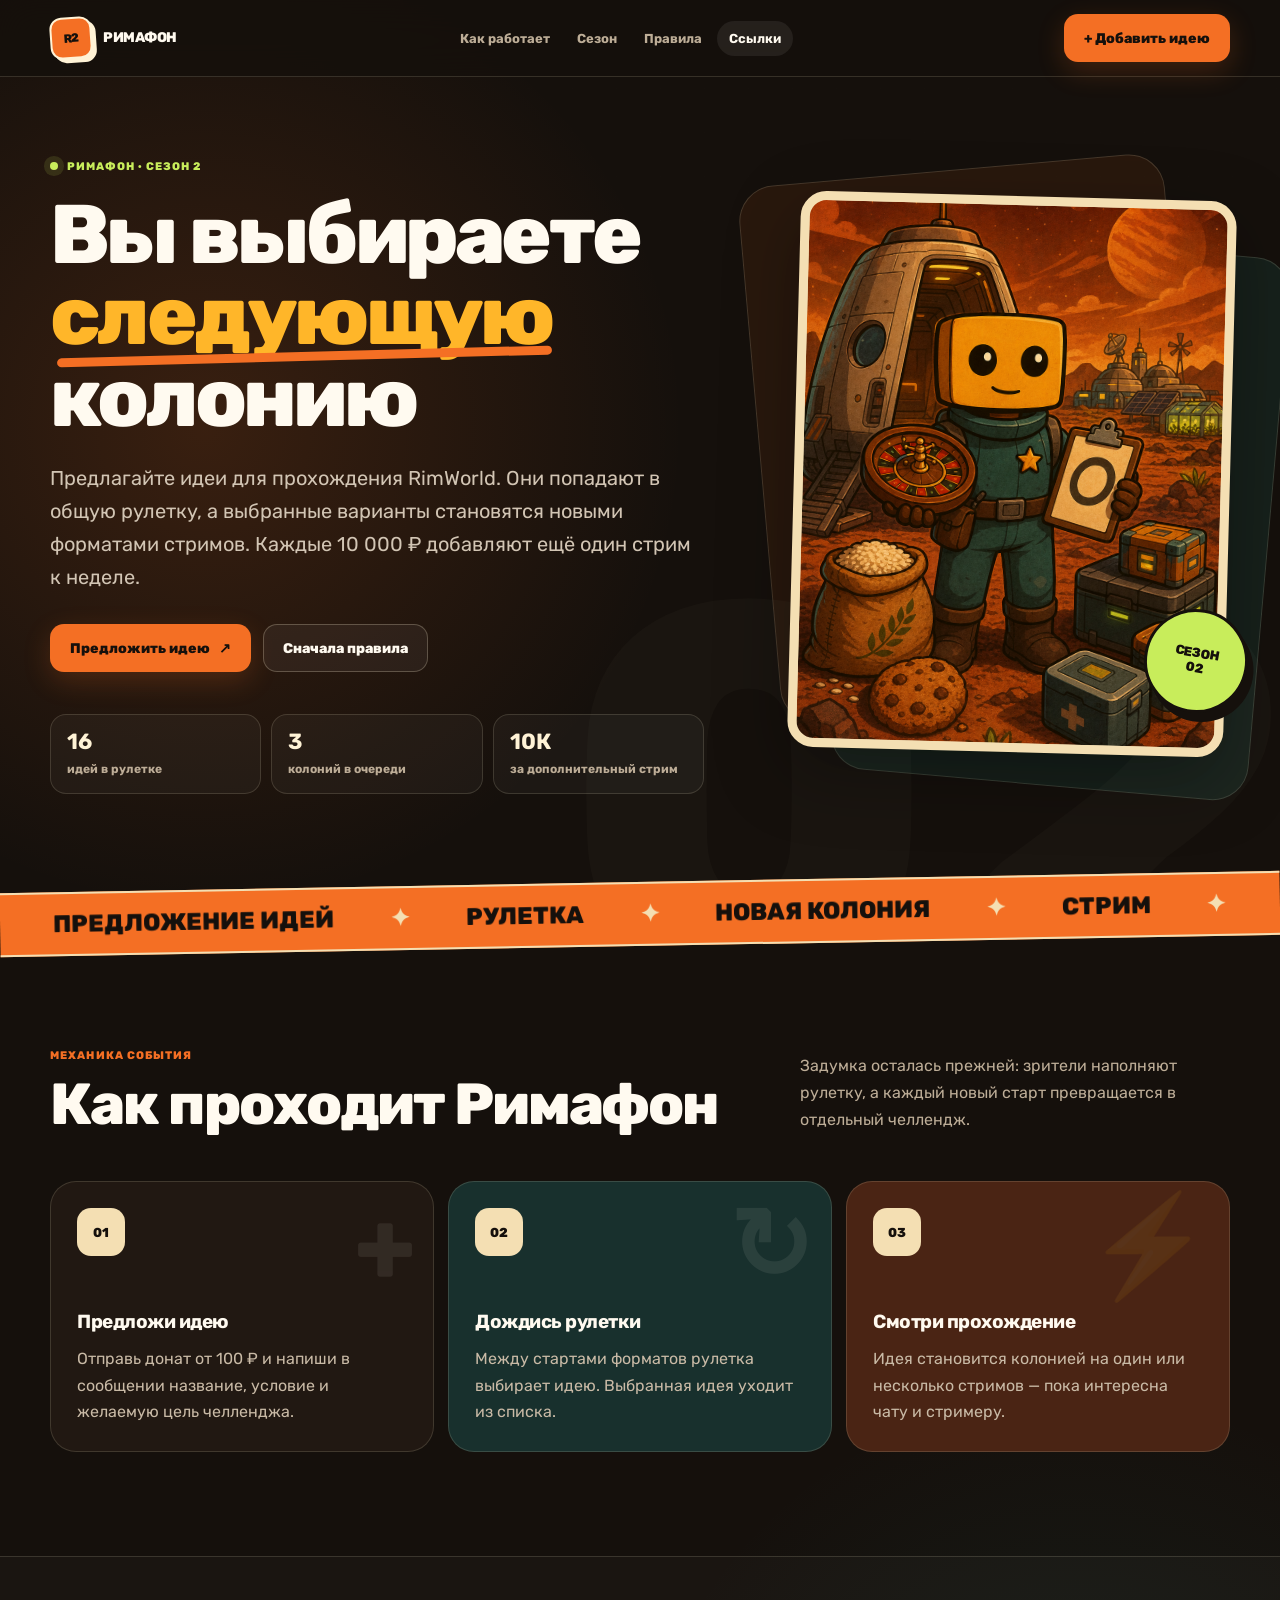
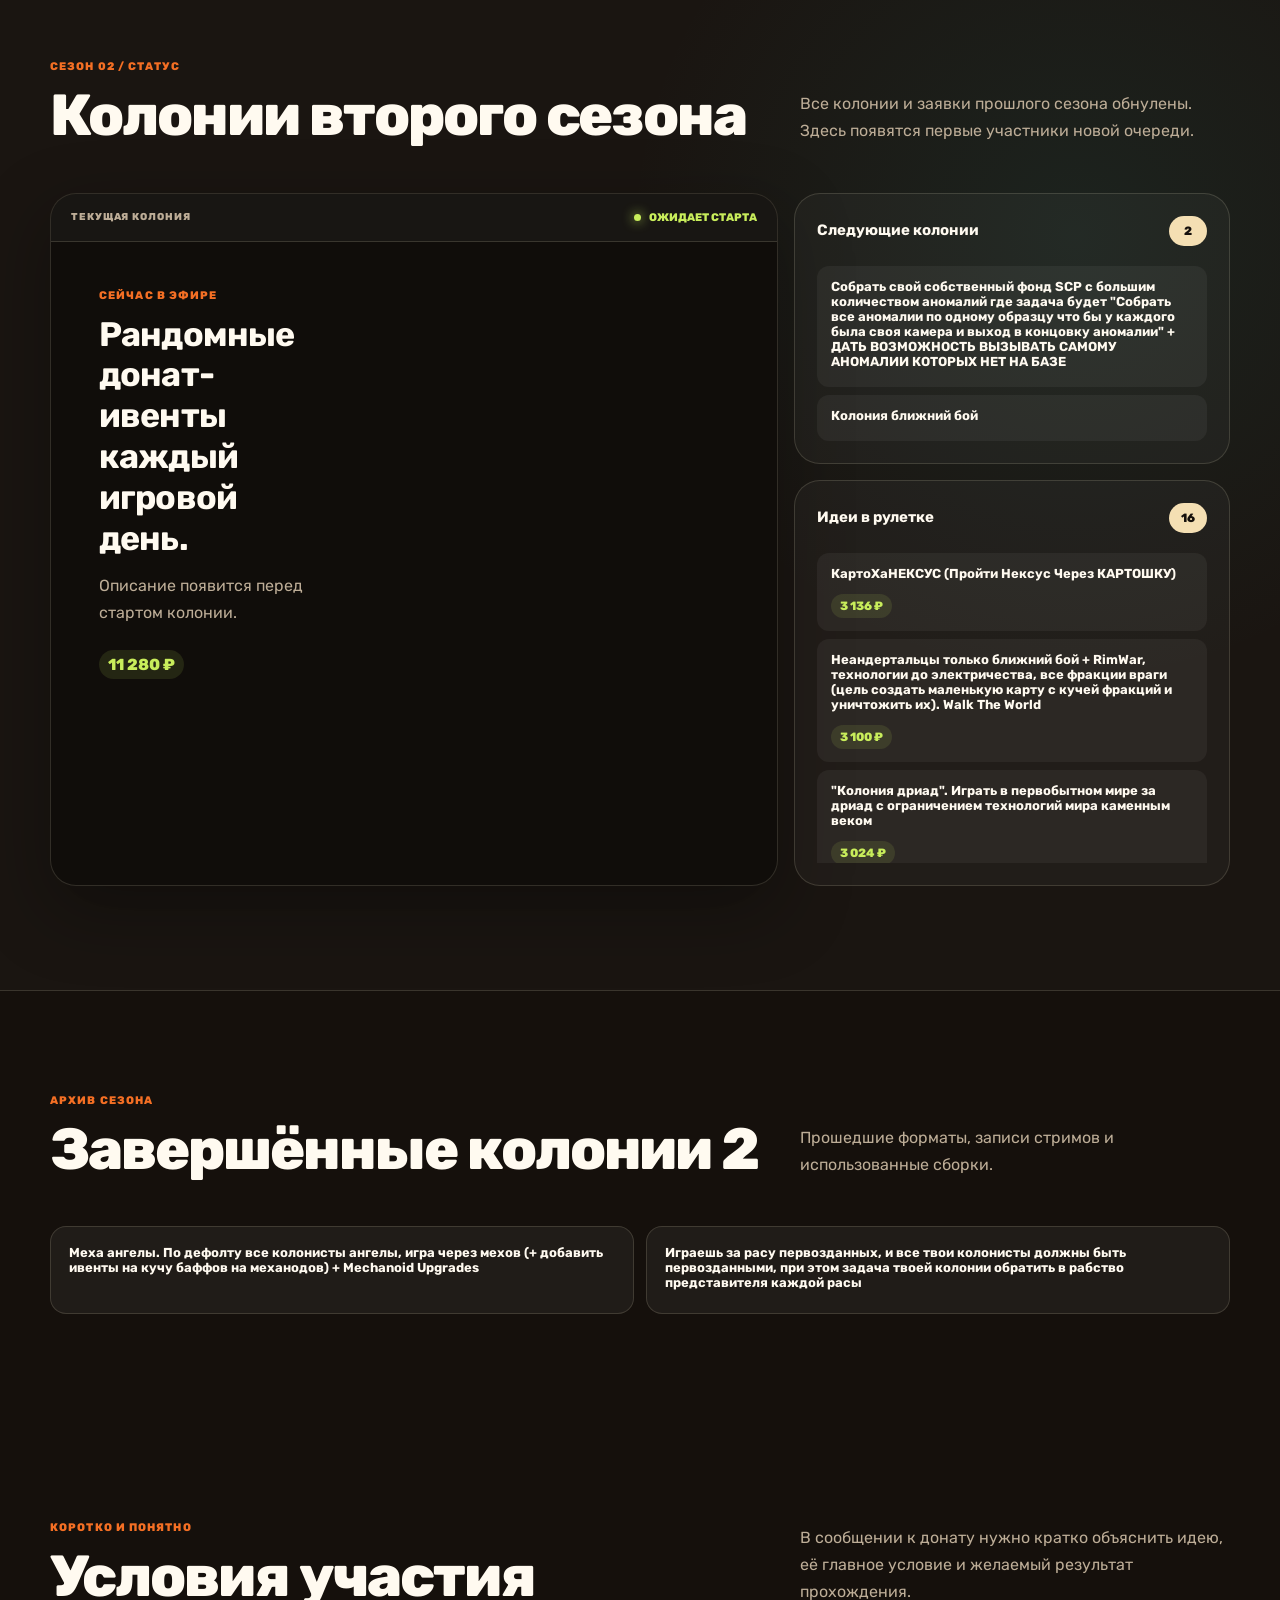
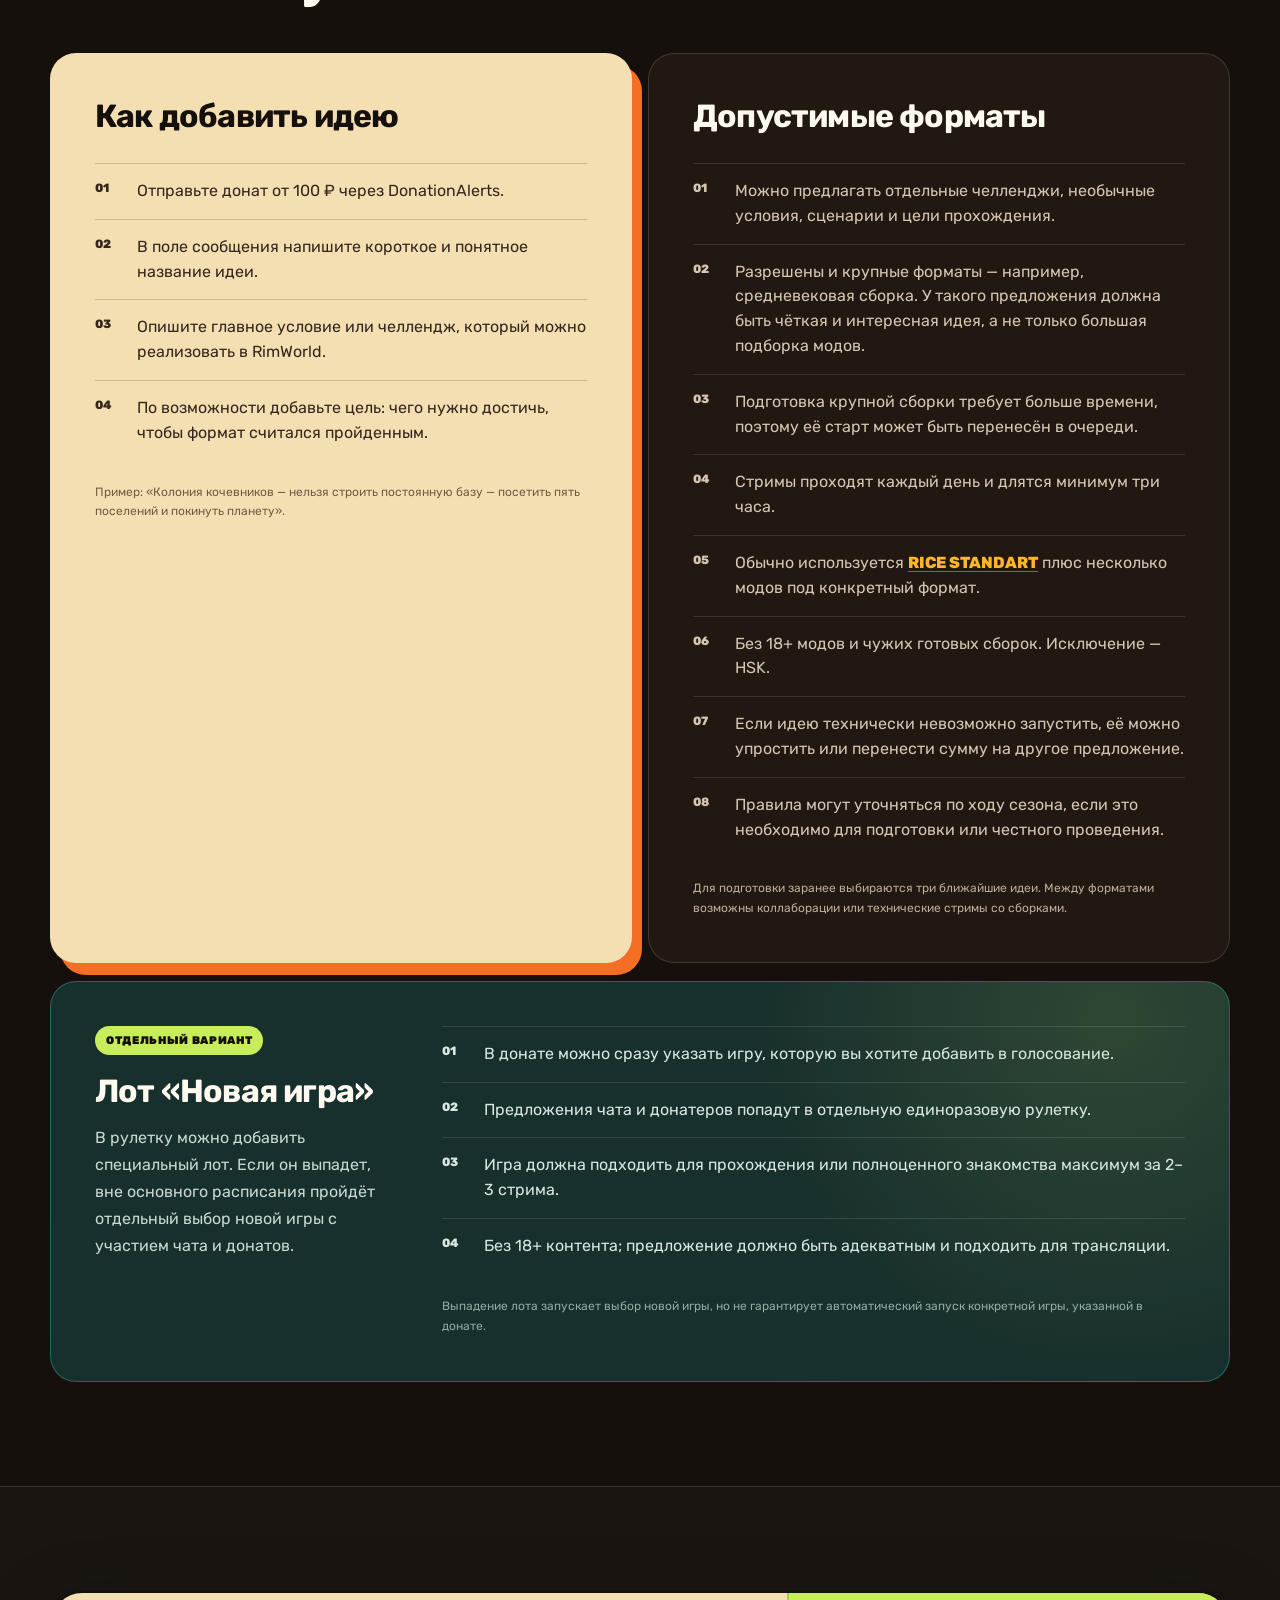
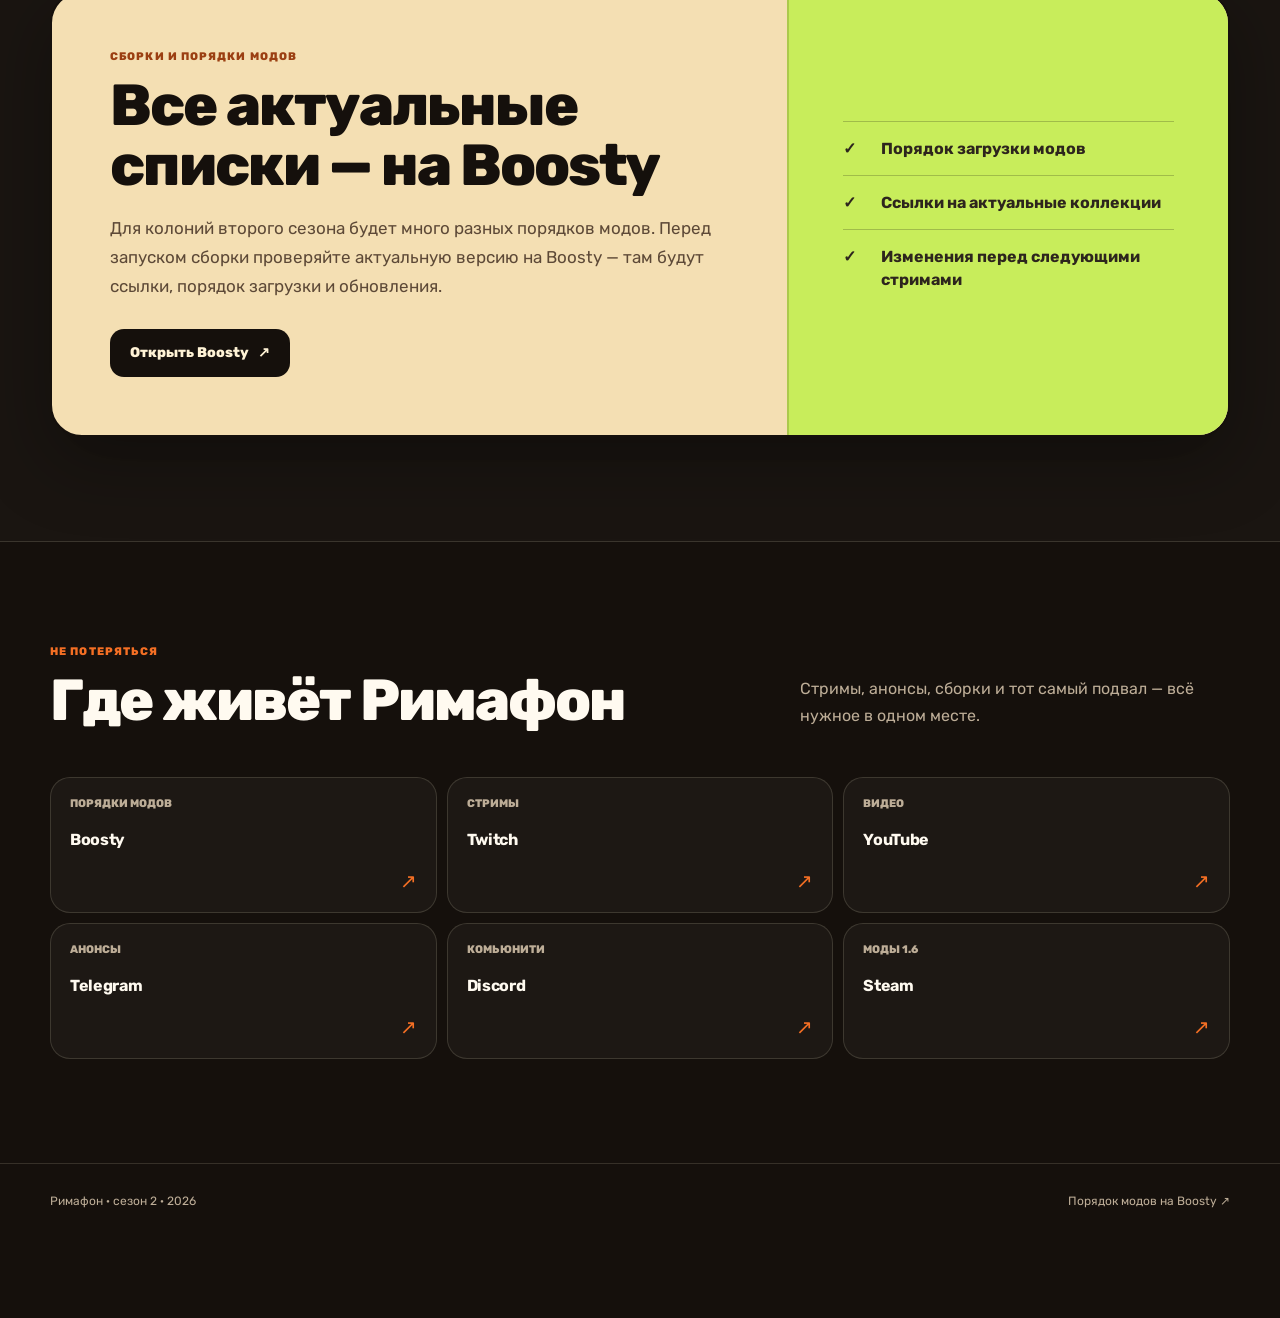
<file: index.html>
<!doctype html>
<html lang="ru">
  <head>
    <meta charset="utf-8">
    <meta name="viewport" content="width=device-width, initial-scale=1">
    <meta name="theme-color" content="#15100c">
    <title>Римафон — сезон 2</title>
    <meta name="description" content="Новый сезон Римафона: предлагай идеи для RimWorld, попадай в рулетку и решай, какой будет следующая колония Krekeros.">
    <meta property="og:title" content="Римафон — сезон 2">
    <meta property="og:description" content="Предлагайте идеи для RimWorld — выбранные варианты станут новыми колониями на стримах Krekeros.">
    <meta property="og:type" content="website">
    <meta property="og:image" content="rimafon-season2-hero.png">
    <meta name="twitter:card" content="summary_large_image">
    <link rel="preconnect" href="https://fonts.googleapis.com">
    <link rel="preconnect" href="https://fonts.gstatic.com" crossorigin>
    <link href="https://fonts.googleapis.com/css2?family=Rubik:wght@400;500;600;700;800;900&display=swap" rel="stylesheet">
    <style>
      :root {
        color-scheme: dark;
        --ink: #15100c;
        --ink-soft: #211812;
        --paper: #f4dfb3;
        --paper-2: #e9c98d;
        --cream: #fff3d6;
        --orange: #f46f24;
        --amber: #ffb629;
        --teal: #2d9b8f;
        --lime: #c8ed5b;
        --white: #fffaf0;
        --muted: #bdad97;
        --line: rgba(255, 243, 214, 0.14);
        --line-strong: rgba(255, 243, 214, 0.24);
        --shadow: 0 24px 70px rgba(0, 0, 0, 0.34);
        --radius: 26px;
        --radius-sm: 16px;
        --display: "Rubik", "Segoe UI", sans-serif;
        --body: "Rubik", "Segoe UI", sans-serif;
      }

      * {
        box-sizing: border-box;
      }

      html {
        scroll-behavior: smooth;
        scroll-padding-top: 100px;
      }

      body {
        margin: 0;
        min-width: 320px;
        overflow-x: hidden;
        background:
          radial-gradient(circle at 16% 7%, rgba(244, 111, 36, 0.16), transparent 30rem),
          radial-gradient(circle at 84% 30%, rgba(45, 155, 143, 0.10), transparent 28rem),
          var(--ink);
        color: var(--white);
        font-family: var(--body);
        -webkit-font-smoothing: antialiased;
        text-rendering: optimizeLegibility;
      }

      body::before {
        content: "";
        position: fixed;
        inset: 0;
        z-index: -1;
        pointer-events: none;
        opacity: 0.35;
        background-image:
          linear-gradient(rgba(255, 255, 255, 0.016) 1px, transparent 1px),
          linear-gradient(90deg, rgba(255, 255, 255, 0.016) 1px, transparent 1px);
        background-size: 44px 44px;
        mask-image: linear-gradient(to bottom, black, transparent 88%);
      }

      a {
        color: inherit;
        text-decoration: none;
      }

      button,
      a {
        -webkit-tap-highlight-color: transparent;
      }

      img {
        max-width: 100%;
      }

      .container {
        width: min(1180px, calc(100% - 40px));
        margin-inline: auto;
      }

      @keyframes tickerLoop {
        to {
          transform: translateX(-50%);
        }
      }

      .site-header {
        position: sticky;
        top: 0;
        z-index: 30;
        border-bottom: 1px solid var(--line);
        background: rgba(21, 16, 12, 0.82);
        backdrop-filter: blur(18px);
        -webkit-backdrop-filter: blur(18px);
      }

      .nav-shell {
        display: flex;
        min-height: 76px;
        align-items: center;
        justify-content: space-between;
        gap: 24px;
      }

      .brand {
        display: inline-flex;
        align-items: center;
        gap: 11px;
        font: 800 14px/1 var(--display);
        letter-spacing: -0.03em;
      }

      .brand__mark {
        display: grid;
        width: 42px;
        height: 42px;
        place-items: center;
        transform: rotate(-4deg);
        border: 2px solid var(--cream);
        border-radius: 12px;
        background: var(--orange);
        color: var(--ink);
        box-shadow: 4px 4px 0 var(--cream);
        font-size: 12px;
      }

      .main-nav {
        display: flex;
        align-items: center;
        gap: 3px;
      }

      .main-nav a {
        padding: 10px 12px;
        border-radius: 999px;
        color: var(--muted);
        font-size: 13px;
        font-weight: 700;
        transition: color 180ms ease, background 180ms ease;
      }

      .main-nav a:is(:hover, .active) {
        background: rgba(255, 255, 255, 0.07);
        color: var(--white);
      }

      .button {
        display: inline-flex;
        min-height: 48px;
        align-items: center;
        justify-content: center;
        gap: 9px;
        padding: 0 19px;
        border: 1px solid transparent;
        border-radius: 14px;
        background: var(--orange);
        color: var(--ink);
        font-size: 14px;
        font-weight: 800;
        box-shadow: 0 9px 28px rgba(244, 111, 36, 0.2);
        transition: transform 180ms ease, box-shadow 180ms ease, background 180ms ease;
      }

      .button:hover {
        transform: translateY(-2px);
        background: #ff823b;
        box-shadow: 0 14px 34px rgba(244, 111, 36, 0.28);
      }

      .button--ghost {
        border-color: var(--line-strong);
        background: rgba(255, 255, 255, 0.05);
        color: var(--white);
        box-shadow: none;
      }

      .button--ghost:hover {
        background: rgba(255, 255, 255, 0.09);
        box-shadow: none;
      }

      :focus-visible {
        outline: 3px solid var(--lime);
        outline-offset: 4px;
      }

      .hero {
        position: relative;
        padding: 78px 0 88px;
        overflow: hidden;
      }

      .hero::after {
        content: "02";
        position: absolute;
        right: -0.04em;
        bottom: -0.24em;
        z-index: -1;
        color: rgba(255, 243, 214, 0.025);
        font: 800 clamp(260px, 42vw, 640px)/0.8 var(--display);
        pointer-events: none;
      }

      .hero-grid {
        display: grid;
        grid-template-columns: minmax(0, 1.08fr) minmax(350px, 0.72fr);
        align-items: center;
        gap: clamp(46px, 7vw, 94px);
      }

      .eyebrow {
        display: inline-flex;
        align-items: center;
        gap: 9px;
        margin-bottom: 22px;
        color: var(--lime);
        font: 800 11px/1 var(--display);
        letter-spacing: 0.09em;
        text-transform: uppercase;
      }

      .eyebrow::before {
        content: "";
        width: 8px;
        height: 8px;
        border-radius: 50%;
        background: currentColor;
        box-shadow: 0 0 0 6px rgba(200, 237, 91, 0.12);
        animation: ping 1.8s ease-in-out infinite;
      }

      @keyframes ping {
        50% {
          box-shadow: 0 0 0 10px rgba(200, 237, 91, 0);
        }
      }

      h1,
      h2,
      h3,
      p {
        margin-top: 0;
      }

      h1 {
        max-width: 780px;
        margin-bottom: 24px;
        font: 800 clamp(45px, 6.5vw, 88px)/0.98 var(--display);
        letter-spacing: -0.045em;
        text-wrap: balance;
      }

      .accent-stroke {
        position: relative;
        display: inline-block;
        color: var(--amber);
      }

      .accent-stroke::after {
        content: "";
        position: absolute;
        right: 0;
        bottom: -0.05em;
        left: 0.08em;
        height: 0.11em;
        transform: rotate(-1.5deg);
        border-radius: 999px;
        background: var(--orange);
      }

      .hero-copy {
        max-width: 680px;
        margin-bottom: 30px;
        color: #d2c5b4;
        font-size: clamp(17px, 2vw, 20px);
        line-height: 1.65;
      }

      .hero-actions {
        display: flex;
        flex-wrap: wrap;
        gap: 12px;
      }

      .season-stats {
        display: grid;
        max-width: 680px;
        grid-template-columns: repeat(3, 1fr);
        gap: 10px;
        margin-top: 42px;
      }

      .stat {
        min-width: 0;
        padding: 16px;
        border: 1px solid var(--line);
        border-radius: var(--radius-sm);
        background: rgba(255, 255, 255, 0.035);
      }

      .stat strong {
        display: block;
        margin-bottom: 5px;
        color: var(--cream);
        font: 700 22px/1 var(--display);
      }

      .stat span {
        color: var(--muted);
        font-size: 12px;
        font-weight: 700;
      }

      .hero-art {
        position: relative;
        width: min(100%, 450px);
        justify-self: end;
      }

      .hero-art::before,
      .hero-art::after {
        content: "";
        position: absolute;
        z-index: -1;
        border: 1px solid var(--line);
        border-radius: 36px;
      }

      .hero-art::before {
        inset: 8% -9% -6% 13%;
        transform: rotate(5deg);
        background: rgba(45, 155, 143, 0.12);
      }

      .hero-art::after {
        inset: -5% 10% 8% -8%;
        transform: rotate(-5deg);
        background: rgba(244, 111, 36, 0.09);
      }

      .poster-frame {
        position: relative;
        overflow: hidden;
        aspect-ratio: 2 / 2.55;
        transform: rotate(1.5deg);
        border: 9px solid var(--paper);
        border-radius: 26px;
        background: var(--paper);
        box-shadow: var(--shadow);
      }

      .poster-frame img {
        width: 100%;
        height: 100%;
        object-fit: cover;
        display: block;
        filter: saturate(0.96) contrast(1.03);
      }

      .poster-stamp {
        position: absolute;
        right: -18px;
        bottom: 40px;
        display: grid;
        width: 104px;
        height: 104px;
        place-items: center;
        transform: rotate(10deg);
        border: 3px solid var(--ink);
        border-radius: 50%;
        background: var(--lime);
        color: var(--ink);
        text-align: center;
        font: 800 13px/1.15 var(--display);
        box-shadow: 7px 8px 0 var(--ink);
      }

      .ticker {
        overflow: hidden;
        transform: rotate(-1deg);
        border-block: 2px solid var(--paper);
        background: var(--orange);
        color: var(--ink);
        font: 800 clamp(16px, 2vw, 24px)/1 var(--display);
        text-transform: uppercase;
      }

      .ticker__track {
        display: flex;
        width: max-content;
        will-change: transform;
        animation: tickerLoop 24s linear infinite;
      }

      .ticker__segment {
        display: flex;
        flex: 0 0 auto;
        min-width: 100vw;
        align-items: center;
        justify-content: space-around;
        gap: clamp(28px, 4vw, 74px);
        padding: 18px clamp(24px, 4vw, 68px);
      }

      .ticker__segment span {
        white-space: nowrap;
      }

      .ticker__segment i {
        color: var(--paper);
        font-style: normal;
      }

      .section {
        padding: 104px 0;
      }

      .section--soft {
        border-block: 1px solid var(--line);
        background: rgba(255, 255, 255, 0.025);
      }

      .section-head {
        display: grid;
        grid-template-columns: minmax(0, 1fr) minmax(260px, 430px);
        align-items: end;
        gap: 36px;
        margin-bottom: 46px;
      }

      .section-kicker {
        display: block;
        margin-bottom: 14px;
        color: var(--orange);
        font: 800 11px/1 var(--display);
        letter-spacing: 0.1em;
        text-transform: uppercase;
      }

      h2 {
        margin-bottom: 0;
        font: 800 clamp(34px, 5vw, 58px)/1.04 var(--display);
        letter-spacing: -0.035em;
        text-wrap: balance;
      }

      .section-head p {
        margin-bottom: 2px;
        color: var(--muted);
        line-height: 1.7;
      }

      .steps {
        display: grid;
        grid-template-columns: repeat(3, 1fr);
        gap: 14px;
      }

      .step-card {
        position: relative;
        min-height: 270px;
        overflow: hidden;
        padding: 26px;
        border: 1px solid var(--line);
        border-radius: var(--radius);
        background: var(--ink-soft);
        transition: transform 180ms ease, border-color 180ms ease;
      }

      .step-card:hover {
        transform: translateY(-5px);
        border-color: var(--line-strong);
      }

      .step-card:nth-child(2) {
        background: #18302d;
      }

      .step-card:nth-child(3) {
        background: #4a2414;
      }

      .step-no {
        display: grid;
        width: 48px;
        height: 48px;
        margin-bottom: 54px;
        place-items: center;
        border-radius: 14px;
        background: var(--paper);
        color: var(--ink);
        font: 800 13px/1 var(--display);
      }

      .step-card h3 {
        margin-bottom: 12px;
        font: 700 19px/1.25 var(--display);
        letter-spacing: -0.025em;
      }

      .step-card p {
        margin-bottom: 0;
        color: #c9baa6;
        line-height: 1.65;
      }

      .step-card__glyph {
        position: absolute;
        top: 14px;
        right: 18px;
        opacity: 0.08;
        font: 800 100px/1 var(--display);
      }

      .season-board {
        display: grid;
        grid-template-columns: minmax(0, 1.25fr) minmax(310px, 0.75fr);
        gap: 16px;
      }

      .board-card {
        overflow: hidden;
        border: 1px solid var(--line);
        border-radius: var(--radius);
        background: #100d0a;
        box-shadow: var(--shadow);
      }

      .board-top {
        display: flex;
        align-items: center;
        justify-content: space-between;
        gap: 18px;
        padding: 17px 20px;
        border-bottom: 1px solid var(--line);
        background: rgba(255, 255, 255, 0.035);
      }

      .board-label {
        color: var(--muted);
        font: 800 10px/1 var(--display);
        letter-spacing: 0.09em;
        text-transform: uppercase;
      }

      .live-state {
        display: inline-flex;
        align-items: center;
        gap: 8px;
        color: var(--lime);
        font-size: 11px;
        font-weight: 800;
        text-transform: uppercase;
      }

      .live-state::before {
        content: "";
        width: 7px;
        height: 7px;
        border-radius: 50%;
        background: currentColor;
        box-shadow: 0 0 12px currentColor;
      }

      .empty-colony {
        display: grid;
        min-height: 380px;
        place-items: center;
        padding: 46px;
        text-align: center;
      }

      .empty-colony__icon {
        display: grid;
        width: 84px;
        height: 84px;
        margin: 0 auto 24px;
        place-items: center;
        transform: rotate(-4deg);
        border: 2px solid var(--paper);
        border-radius: 24px;
        background: var(--amber);
        color: var(--ink);
        font: 800 28px/1 var(--display);
        box-shadow: 8px 8px 0 rgba(244, 111, 36, 0.8);
      }

      .empty-colony h3 {
        margin-bottom: 12px;
        font: 700 25px/1.25 var(--display);
        letter-spacing: -0.02em;
      }

      .empty-colony p {
        max-width: 480px;
        margin: 0 auto 26px;
        color: var(--muted);
        line-height: 1.65;
      }

      .queue {
        display: grid;
        gap: 16px;
      }

      .queue-card {
        padding: 22px;
        border: 1px solid var(--line);
        border-radius: var(--radius);
        background: rgba(255, 255, 255, 0.035);
      }

      .queue-card__head {
        display: flex;
        align-items: center;
        justify-content: space-between;
        gap: 18px;
        margin-bottom: 20px;
      }

      .queue-card h3 {
        margin: 0;
        font: 700 15px/1.3 var(--display);
      }

      .count {
        display: grid;
        min-width: 38px;
        height: 30px;
        padding: 0 10px;
        place-items: center;
        border-radius: 999px;
        background: var(--paper);
        color: var(--ink);
        font-size: 12px;
        font-weight: 800;
      }

      .queue-empty {
        display: flex;
        min-height: 112px;
        align-items: center;
        justify-content: center;
        border: 1px dashed var(--line-strong);
        border-radius: var(--radius-sm);
        color: var(--muted);
        text-align: center;
        font-size: 13px;
        line-height: 1.5;
      }

      .ideas-list {
        display: grid;
        max-height: 310px;
        gap: 8px;
        overflow-y: auto;
      }

      .current-idea {
        display: grid;
        min-height: 380px;
        grid-template-columns: minmax(230px, 0.78fr) minmax(0, 1fr);
        align-items: stretch;
      }

      .current-idea__image {
        width: 100%;
        height: 100%;
        min-height: 380px;
        object-fit: cover;
        display: block;
      }

      .current-idea__body {
        display: flex;
        flex-direction: column;
        align-items: flex-start;
        justify-content: center;
        padding: clamp(28px, 5vw, 48px);
      }

      .current-idea__body h3 {
        margin-bottom: 14px;
        font: 700 clamp(23px, 3vw, 34px)/1.2 var(--display);
        letter-spacing: -0.025em;
      }

      .current-idea__body p {
        color: var(--muted);
        line-height: 1.65;
      }

      .idea-row {
        display: grid;
        grid-template-columns: 68px minmax(0, 1fr);
        align-items: start;
        gap: 12px;
        padding: 13px 14px;
        border-radius: 12px;
        background: rgba(255, 255, 255, 0.05);
      }

      .idea-row--no-image {
        grid-template-columns: 1fr;
      }

      .idea-row__image {
        width: 68px;
        height: 68px;
        border-radius: 10px;
        object-fit: cover;
        display: block;
      }

      .idea-row__body {
        min-width: 0;
      }

      .idea-row strong {
        display: block;
        margin-bottom: 5px;
        font-size: 13px;
      }

      .idea-row p {
        display: -webkit-box;
        margin: 0 0 8px;
        overflow: hidden;
        color: var(--muted);
        font-size: 12px;
        line-height: 1.45;
        -webkit-box-orient: vertical;
        -webkit-line-clamp: 3;
      }

      .idea-row span {
        color: var(--muted);
        font-size: 12px;
      }

      .idea-amount {
        display: inline-flex;
        margin-top: 8px;
        padding: 5px 9px;
        border-radius: 999px;
        background: rgba(200, 237, 91, 0.11);
        color: var(--lime) !important;
        font-weight: 800;
      }

      .archive-grid {
        display: grid;
        grid-template-columns: repeat(2, 1fr);
        gap: 12px;
      }

      .archive-grid .idea-row {
        padding: 18px;
        border: 1px solid var(--line);
        border-radius: var(--radius-sm);
      }

      .rules-grid {
        display: grid;
        grid-template-columns: repeat(2, 1fr);
        gap: 16px;
      }

      .rule-panel {
        padding: clamp(28px, 4vw, 44px);
        border: 1px solid var(--line);
        border-radius: var(--radius);
        background: var(--ink-soft);
      }

      .rule-panel--paper {
        transform: rotate(-0.7deg);
        border-color: transparent;
        background: var(--paper);
        color: var(--ink);
        box-shadow: 10px 12px 0 var(--orange);
      }

      .rule-panel h3 {
        margin-bottom: 28px;
        font: 700 clamp(23px, 3vw, 32px)/1.15 var(--display);
        letter-spacing: -0.025em;
      }

      .rule-list {
        display: grid;
        gap: 0;
        margin: 0;
        padding: 0;
        list-style: none;
      }

      .rule-list li {
        display: grid;
        grid-template-columns: 30px 1fr;
        gap: 12px;
        padding: 15px 0;
        border-top: 1px solid currentColor;
        border-color: rgba(255, 255, 255, 0.12);
        color: #d5c6b2;
        line-height: 1.55;
      }

      .rule-panel--paper .rule-list li {
        border-color: rgba(21, 16, 12, 0.18);
        color: #35271c;
      }

      .rule-list b {
        font: 800 12px/1.5 var(--display);
      }

      .fine-print {
        margin: 22px 0 0;
        color: var(--muted);
        font-size: 12px;
        line-height: 1.6;
      }

      .rule-panel--paper .fine-print {
        color: #725c45;
      }

      .inline-link {
        color: var(--amber);
        font-weight: 800;
        text-decoration: underline;
        text-decoration-color: rgba(255, 182, 41, 0.5);
        text-underline-offset: 3px;
      }

      .inline-link:hover {
        text-decoration-color: currentColor;
      }

      .special-lot {
        display: grid;
        grid-template-columns: minmax(0, 0.38fr) minmax(0, 1fr);
        align-items: start;
        gap: clamp(24px, 5vw, 64px);
        margin-top: 18px;
        padding: clamp(28px, 4vw, 44px);
        border: 1px solid rgba(45, 155, 143, 0.52);
        border-radius: var(--radius);
        background:
          radial-gradient(circle at 90% 10%, rgba(200, 237, 91, 0.12), transparent 22rem),
          #18302d;
      }

      .special-lot h3 {
        margin-bottom: 14px;
        font: 700 clamp(23px, 3vw, 32px)/1.15 var(--display);
        letter-spacing: -0.025em;
      }

      .special-lot p {
        margin-bottom: 0;
        color: #c9d8d1;
        line-height: 1.7;
      }

      .special-lot__badge {
        display: inline-flex;
        margin-bottom: 18px;
        padding: 8px 11px;
        border-radius: 999px;
        background: var(--lime);
        color: var(--ink);
        font-size: 11px;
        font-weight: 900;
        letter-spacing: 0.06em;
        text-transform: uppercase;
      }

      .special-lot .rule-list li {
        color: #d9e6e1;
      }

      .special-lot .fine-print {
        color: #91aaa1;
      }

      .boosty-card {
        display: grid;
        grid-template-columns: minmax(0, 1.25fr) minmax(300px, 0.75fr);
        overflow: hidden;
        border: 2px solid var(--ink);
        border-radius: calc(var(--radius) + 6px);
        background: var(--paper);
        color: var(--ink);
        box-shadow: var(--shadow);
      }

      .boosty-copy {
        padding: clamp(32px, 5vw, 58px);
      }

      .boosty-copy h2 {
        margin-bottom: 18px;
        color: var(--ink);
      }

      .boosty-copy p {
        max-width: 680px;
        margin-bottom: 28px;
        color: #5d4937;
        font-size: 17px;
        line-height: 1.7;
      }

      .boosty-copy .section-kicker {
        color: #9b3f12;
      }

      .boosty-copy .button {
        background: var(--ink);
        color: var(--cream);
        box-shadow: none;
      }

      .boosty-copy .button:hover {
        background: #332319;
      }

      .boosty-list {
        display: flex;
        flex-direction: column;
        justify-content: center;
        gap: 0;
        margin: 0;
        padding: clamp(32px, 5vw, 54px);
        border-left: 2px solid rgba(21, 16, 12, 0.16);
        background: var(--lime);
        list-style: none;
      }

      .boosty-list li {
        display: grid;
        grid-template-columns: 28px 1fr;
        gap: 10px;
        padding: 15px 0;
        border-top: 1px solid rgba(21, 16, 12, 0.22);
        color: #2d251d;
        font-weight: 700;
        line-height: 1.45;
      }

      .boosty-list li::before {
        content: "✓";
        font-weight: 900;
      }

      .links-grid {
        display: grid;
        grid-template-columns: repeat(3, 1fr);
        gap: 10px;
      }

      .social-link {
        display: flex;
        min-height: 136px;
        flex-direction: column;
        justify-content: space-between;
        padding: 19px;
        border: 1px solid var(--line);
        border-radius: 20px;
        background: rgba(255, 255, 255, 0.035);
        transition: transform 180ms ease, background 180ms ease, border-color 180ms ease;
      }

      .social-link:hover {
        transform: translateY(-4px);
        border-color: var(--line-strong);
        background: rgba(255, 255, 255, 0.07);
      }

      .social-link span {
        color: var(--muted);
        font-size: 11px;
        font-weight: 800;
        text-transform: uppercase;
      }

      .social-link strong {
        font: 700 16px/1.2 var(--display);
        letter-spacing: -0.02em;
      }

      .social-link i {
        align-self: flex-end;
        color: var(--orange);
        font-style: normal;
        font-size: 20px;
      }

      .footer {
        padding: 30px 0 110px;
        border-top: 1px solid var(--line);
        color: var(--muted);
        font-size: 12px;
      }

      .footer .container {
        display: flex;
        align-items: center;
        justify-content: space-between;
        gap: 18px;
      }

      .footer a:hover {
        color: var(--white);
      }

      .mobile-cta {
        position: fixed;
        right: 14px;
        bottom: 14px;
        left: 14px;
        z-index: 40;
        display: none;
        min-height: 54px;
        align-items: center;
        justify-content: center;
        border-radius: 16px;
        background: var(--orange);
        color: var(--ink);
        font-weight: 800;
        box-shadow: 0 14px 42px rgba(0, 0, 0, 0.38);
      }

      .reveal {
        opacity: 0;
        transform: translateY(16px);
        transition: opacity 600ms ease, transform 600ms ease;
      }

      .reveal.visible {
        opacity: 1;
        transform: none;
      }

      @media (max-width: 980px) {
        .main-nav {
          display: none;
        }

        .hero {
          padding-top: 62px;
        }

        .hero-grid,
        .season-board,
        .boosty-card {
          grid-template-columns: 1fr;
        }

        .hero-art {
          width: min(84vw, 500px);
          justify-self: center;
        }

        .current-idea {
          grid-template-columns: 1fr;
        }

        .current-idea__image {
          min-height: 0;
          aspect-ratio: 16 / 9;
        }

        .archive-grid {
          grid-template-columns: 1fr;
        }

        .hero-copy {
          max-width: 760px;
        }

        .steps {
          grid-template-columns: 1fr;
        }

        .step-card {
          min-height: 220px;
        }

        .step-no {
          margin-bottom: 36px;
        }

        .rules-grid {
          grid-template-columns: 1fr;
        }

        .special-lot {
          grid-template-columns: 1fr;
        }

        .links-grid {
          grid-template-columns: repeat(3, 1fr);
        }

        .boosty-list {
          border-top: 2px solid rgba(21, 16, 12, 0.16);
          border-left: 0;
        }
      }

      @media (max-width: 680px) {
        .container {
          width: min(100% - 28px, 1180px);
        }

        .nav-shell {
          min-height: 68px;
        }

        .site-header .button {
          display: none;
        }

        .hero {
          padding: 48px 0 66px;
        }

        h1 {
          letter-spacing: -0.04em;
        }

        .season-stats {
          grid-template-columns: 1fr;
        }

        .stat {
          display: flex;
          align-items: center;
          justify-content: space-between;
          gap: 14px;
        }

        .stat strong {
          margin: 0;
        }

        .hero-art {
          width: min(90vw, 430px);
        }

        .poster-stamp {
          right: -4px;
          width: 86px;
          height: 86px;
          font-size: 11px;
        }

        .section {
          padding: 76px 0;
        }

        .section-head {
          grid-template-columns: 1fr;
          gap: 20px;
          margin-bottom: 32px;
        }

        .empty-colony {
          min-height: 350px;
          padding: 34px 22px;
        }

        .links-grid {
          grid-template-columns: repeat(2, 1fr);
        }

        .mobile-cta {
          display: flex;
        }

        .footer .container {
          align-items: flex-start;
          flex-direction: column;
        }
      }

      @media (max-width: 430px) {
        .links-grid {
          grid-template-columns: 1fr;
        }

        .social-link {
          min-height: 112px;
        }
      }

      @media (prefers-reduced-motion: reduce) {
        html {
          scroll-behavior: auto;
        }

        *,
        *::before,
        *::after {
          animation-duration: 0.01ms !important;
          animation-iteration-count: 1 !important;
          transition-duration: 0.01ms !important;
        }

        .reveal {
          opacity: 1;
          transform: none;
        }
      }
    </style>
  </head>
  <body>
    <header class="site-header">
      <div class="container nav-shell">
        <a class="brand" href="#top" aria-label="Римафон — наверх">
          <span class="brand__mark">R2</span>
          <span>РИМАФОН</span>
        </a>
        <nav class="main-nav" aria-label="Основная навигация">
          <a href="#how">Как работает</a>
          <a href="#season">Сезон</a>
          <a href="#rules">Правила</a>
          <a href="#links">Ссылки</a>
        </nav>
        <a class="button" href="https://www.donationalerts.com/r/krekeros" target="_blank" rel="noopener noreferrer">+ Добавить идею</a>
      </div>
    </header>

    <main id="top">
      <section class="hero">
        <div class="container hero-grid">
          <div class="hero-content reveal">
            <span class="eyebrow" id="hero-season-label">Римафон · сезон 2</span>
            <h1 id="hero-title">Вы выбираете <span class="accent-stroke">следующую</span> колонию</h1>
            <p class="hero-copy" id="hero-description">Предлагайте идеи для прохождения RimWorld. Они попадают в общую рулетку, а выбранные варианты становятся новыми форматами стримов. Каждые 10&nbsp;000&nbsp;₽ добавляют ещё один стрим к неделе.</p>
            <div class="hero-actions">
              <a class="button" href="https://www.donationalerts.com/r/krekeros" target="_blank" rel="noopener noreferrer">Предложить идею <span aria-hidden="true">↗</span></a>
              <a class="button button--ghost" href="#rules">Сначала правила</a>
            </div>
            <div class="season-stats" aria-label="Статистика нового сезона">
              <div class="stat"><strong id="hero-ideas-count">0</strong><span>идей в рулетке</span></div>
              <div class="stat"><strong id="hero-colonies-count">0</strong><span>колоний в очереди</span></div>
              <div class="stat"><strong id="stream-target">10К</strong><span>за дополнительный стрим</span></div>
            </div>
          </div>

          <div class="hero-art reveal">
            <div class="poster-frame">
              <img src="rimafon-season2-hero.png" alt="Персонаж нового сезона Римафона с рулеткой на фоне колонии" fetchpriority="high" onerror="this.onerror=null;this.src='banner.png'">
            </div>
            <div class="poster-stamp" aria-hidden="true">СЕЗОН<br>02</div>
          </div>
        </div>
      </section>

      <div class="ticker" aria-hidden="true">
        <div class="ticker__track">
          <div class="ticker__segment">
            <span>ПРЕДЛОЖЕНИЕ ИДЕЙ</span><i>✦</i>
            <span>РУЛЕТКА</span><i>✦</i>
            <span>НОВАЯ КОЛОНИЯ</span><i>✦</i>
            <span>СТРИМ</span><i>✦</i>
          </div>
          <div class="ticker__segment">
            <span>ПРЕДЛОЖЕНИЕ ИДЕЙ</span><i>✦</i>
            <span>РУЛЕТКА</span><i>✦</i>
            <span>НОВАЯ КОЛОНИЯ</span><i>✦</i>
            <span>СТРИМ</span><i>✦</i>
          </div>
        </div>
      </div>

      <section id="how" class="section">
        <div class="container">
          <div class="section-head reveal">
            <div>
              <span class="section-kicker">Механика события</span>
              <h2>Как проходит Римафон</h2>
            </div>
            <p>Задумка осталась прежней: зрители наполняют рулетку, а каждый новый старт превращается в отдельный челлендж.</p>
          </div>
          <div class="steps">
            <article class="step-card reveal">
              <span class="step-no">01</span>
              <span class="step-card__glyph" aria-hidden="true">+</span>
              <h3>Предложи идею</h3>
              <p>Отправь донат от <span data-donation-min>100</span>&nbsp;₽ и напиши в сообщении название, условие и желаемую цель челленджа.</p>
            </article>
            <article class="step-card reveal">
              <span class="step-no">02</span>
              <span class="step-card__glyph" aria-hidden="true">↻</span>
              <h3>Дождись рулетки</h3>
              <p>Между стартами форматов рулетка выбирает идею. Выбранная идея уходит из списка.</p>
            </article>
            <article class="step-card reveal">
              <span class="step-no">03</span>
              <span class="step-card__glyph" aria-hidden="true">⚡</span>
              <h3>Смотри прохождение</h3>
              <p>Идея становится колонией на один или несколько стримов — пока интересна чату и стримеру.</p>
            </article>
          </div>
        </div>
      </section>

      <section id="season" class="section section--soft">
        <div class="container">
          <div class="section-head reveal">
            <div>
              <span class="section-kicker">Сезон 02 / статус</span>
              <h2>Колонии второго сезона</h2>
            </div>
            <p>Все колонии и заявки прошлого сезона обнулены. Здесь появятся первые участники новой очереди.</p>
          </div>

          <div class="season-board">
            <section class="board-card reveal" aria-labelledby="current-title">
              <div class="board-top">
                <span class="board-label">Текущая колония</span>
                <span class="live-state">Ожидает старта</span>
              </div>
              <div class="empty-colony" id="current-colony">
                <div>
                  <div class="empty-colony__icon" aria-hidden="true">0</div>
                  <h3 id="current-title">Колония ещё не выбрана</h3>
                  <p>Здесь появится первый выбранный формат второго сезона. Предложения уже можно добавлять в новую рулетку.</p>
                  <a class="button" href="https://www.donationalerts.com/r/krekeros" target="_blank" rel="noopener noreferrer">Забросить идею</a>
                </div>
              </div>
            </section>

            <aside class="queue">
              <section class="queue-card reveal" aria-labelledby="queue-title">
                <div class="queue-card__head">
                  <h3 id="queue-title">Следующие колонии</h3>
                  <span class="count" id="upcoming-count">0</span>
                </div>
                <div class="queue-empty" id="upcoming-list">Пока нет запланированных колоний.</div>
              </section>

              <section class="queue-card reveal" aria-labelledby="ideas-title">
                <div class="queue-card__head">
                  <h3 id="ideas-title">Идеи в рулетке</h3>
                  <span class="count" id="possible-count">0</span>
                </div>
                <div class="queue-empty ideas-list" id="possible-list">Новый сезон начинается с нуля.</div>
              </section>
            </aside>
          </div>
        </div>
      </section>

      <section id="finished" class="section" hidden>
        <div class="container">
          <div class="section-head">
            <div>
              <span class="section-kicker">Архив сезона</span>
              <h2>Завершённые колонии <span id="finished-count" class="muted small">0</span></h2>
            </div>
            <p>Прошедшие форматы, записи стримов и использованные сборки.</p>
          </div>
          <div class="archive-grid" id="finished-list"></div>
        </div>
      </section>

      <section id="rules" class="section">
        <div class="container">
          <div class="section-head reveal">
            <div>
              <span class="section-kicker">Коротко и понятно</span>
              <h2>Условия участия</h2>
            </div>
            <p>В сообщении к донату нужно кратко объяснить идею, её главное условие и желаемый результат прохождения.</p>
          </div>

          <div class="rules-grid">
            <article class="rule-panel rule-panel--paper reveal">
              <h3>Как добавить идею</h3>
              <ol class="rule-list" id="adding-rules">
                <li><b>01</b><span>Отправьте донат от <span data-donation-min>100</span>&nbsp;₽ через DonationAlerts.</span></li>
                <li><b>02</b><span>В поле сообщения напишите короткое и понятное название идеи.</span></li>
                <li><b>03</b><span>Опишите главное условие или челлендж, который можно реализовать в RimWorld.</span></li>
                <li><b>04</b><span>По возможности добавьте цель: чего нужно достичь, чтобы формат считался пройденным.</span></li>
              </ol>
              <p class="fine-print" id="adding-example">Пример: «Колония кочевников — нельзя строить постоянную базу — посетить пять поселений и покинуть планету».</p>
            </article>

            <article class="rule-panel reveal">
              <h3>Допустимые форматы</h3>
              <ul class="rule-list" id="format-rules">
                <li><b>01</b><span>Можно предлагать отдельные челленджи, необычные условия, сценарии и цели прохождения.</span></li>
                <li><b>02</b><span>Разрешены и крупные форматы — например, средневековая сборка. У такого предложения должна быть чёткая и интересная идея, а не только большая подборка модов.</span></li>
                <li><b>03</b><span>Подготовка крупной сборки требует больше времени, поэтому её старт может быть перенесён в очереди.</span></li>
                <li><b>04</b><span>Стримы проходят каждый день и длятся минимум три часа.</span></li>
                <li><b>05</b><span>Обычно используется <a class="inline-link" href="https://boosty.to/krekeross/posts/a118690e-c1ed-48c1-a8be-1b9ff6a4dc0b" target="_blank" rel="noopener noreferrer">RICE STANDART</a> плюс несколько модов под конкретный формат.</span></li>
                <li><b>06</b><span>Без 18+ модов и чужих готовых сборок. Исключение — HSK.</span></li>
                <li><b>07</b><span>Если идею технически невозможно запустить, её можно упростить или перенести сумму на другое предложение.</span></li>
                <li><b>08</b><span>Правила могут уточняться по ходу сезона, если это необходимо для подготовки или честного проведения.</span></li>
              </ul>
              <p class="fine-print" id="formats-note">Для подготовки заранее выбираются три ближайшие идеи. Между форматами возможны коллаборации или технические стримы со сборками.</p>
            </article>
          </div>

          <article class="special-lot reveal">
            <div>
              <span class="special-lot__badge">Отдельный вариант</span>
              <h3 id="new-game-title">Лот «Новая игра»</h3>
              <p id="new-game-intro">В рулетку можно добавить специальный лот. Если он выпадет, вне основного расписания пройдёт отдельный выбор новой игры с участием чата и донатов.</p>
            </div>
            <div>
              <ul class="rule-list" id="new-game-rules">
                <li><b>01</b><span>В донате можно сразу указать игру, которую вы хотите добавить в голосование.</span></li>
                <li><b>02</b><span>Предложения чата и донатеров попадут в отдельную единоразовую рулетку.</span></li>
                <li><b>03</b><span>Игра должна подходить для прохождения или полноценного знакомства максимум за 2–3 стрима.</span></li>
                <li><b>04</b><span>Без 18+ контента; предложение должно быть адекватным и подходить для трансляции.</span></li>
              </ul>
              <p class="fine-print" id="new-game-note">Выпадение лота запускает выбор новой игры, но не гарантирует автоматический запуск конкретной игры, указанной в донате.</p>
            </div>
          </article>
        </div>
      </section>

      <section class="section section--soft" aria-labelledby="boosty-title">
        <div class="container">
          <article class="boosty-card reveal">
            <div class="boosty-copy">
              <span class="section-kicker">Сборки и порядки модов</span>
              <h2 id="boosty-title">Все актуальные списки — на Boosty</h2>
              <p>Для колоний второго сезона будет много разных порядков модов. Перед запуском сборки проверяйте актуальную версию на Boosty — там будут ссылки, порядок загрузки и обновления.</p>
              <a class="button" href="https://boosty.to/krekeross" target="_blank" rel="noopener noreferrer">Открыть Boosty <span aria-hidden="true">↗</span></a>
            </div>
            <ul class="boosty-list">
              <li>Порядок загрузки модов</li>
              <li>Ссылки на актуальные коллекции</li>
              <li>Изменения перед следующими стримами</li>
            </ul>
          </article>
        </div>
      </section>

      <section id="links" class="section">
        <div class="container">
          <div class="section-head reveal">
            <div>
              <span class="section-kicker">Не потеряться</span>
              <h2>Где живёт Римафон</h2>
            </div>
            <p>Стримы, анонсы, сборки и тот самый подвал — всё нужное в одном месте.</p>
          </div>
          <div class="links-grid">
            <a class="social-link reveal" href="https://boosty.to/krekeross" target="_blank" rel="noopener noreferrer"><span>Порядки модов</span><strong>Boosty</strong><i aria-hidden="true">↗</i></a>
            <a class="social-link reveal" href="https://twitch.tv/krekeross" target="_blank" rel="noopener noreferrer"><span>Стримы</span><strong>Twitch</strong><i aria-hidden="true">↗</i></a>
            <a class="social-link reveal" href="https://www.youtube.com/channel/UC1bAC9hbVc-hnDwIAuHsDRg" target="_blank" rel="noopener noreferrer"><span>Видео</span><strong>YouTube</strong><i aria-hidden="true">↗</i></a>
            <a class="social-link reveal" href="https://t.me/Krek4at" target="_blank" rel="noopener noreferrer"><span>Анонсы</span><strong>Telegram</strong><i aria-hidden="true">↗</i></a>
            <a class="social-link reveal" href="https://discord.gg/Vrbux5k" target="_blank" rel="noopener noreferrer"><span>Комьюнити</span><strong>Discord</strong><i aria-hidden="true">↗</i></a>
            <a class="social-link reveal" href="https://steamcommunity.com/id/KrekerShow/myworkshopfiles/?section=collections&amp;appid=294100" target="_blank" rel="noopener noreferrer"><span>Моды 1.6</span><strong>Steam</strong><i aria-hidden="true">↗</i></a>
          </div>
        </div>
      </section>
    </main>

    <footer class="footer">
      <div class="container">
        <span>Римафон · сезон 2 · <span id="year"></span></span>
        <a href="https://boosty.to/krekeross" target="_blank" rel="noopener noreferrer">Порядок модов на Boosty ↗</a>
      </div>
    </footer>

    <a class="mobile-cta" href="https://www.donationalerts.com/r/krekeros" target="_blank" rel="noopener noreferrer">+ Добавить идею</a>

    <script>
      const upcoming = [];

      const upcomingList = document.getElementById("upcoming-list");
      const upcomingCount = document.getElementById("upcoming-count");
      const possibleList = document.getElementById("possible-list");
      const possibleCount = document.getElementById("possible-count");
      const heroIdeasCount = document.getElementById("hero-ideas-count");
      const heroColoniesCount = document.getElementById("hero-colonies-count");

      function escapeHtml(value) {
        return String(value).replace(/[&<>"']/g, (char) => ({
          "&": "&amp;",
          "<": "&lt;",
          ">": "&gt;",
          '"': "&quot;",
          "'": "&#039;"
        })[char]);
      }

      function renderUpcoming() {
        const list = upcoming.slice();
        upcomingCount.textContent = String(list.length);
        heroColoniesCount.textContent = String(list.length);

        if (!list.length) {
          upcomingList.className = "queue-empty";
          upcomingList.textContent = "Пока нет запланированных колоний.";
          return;
        }

        upcomingList.className = "ideas-list";
        upcomingList.innerHTML = list.map((item) => `
          <div class="idea-row">
            <strong>${escapeHtml(item.title || "Без названия")}</strong>
            <span>${escapeHtml(item.desc || "")}</span>
          </div>
        `).join("");
      }

      async function loadIdeas() {
        try {
          const response = await fetch("Letter.txt", { cache: "no-store" });
          if (!response.ok) return [];
          const data = await response.json();
          return Array.isArray(data) ? data : [];
        } catch (_) {
          return [];
        }
      }

      function renderIdeas(items) {
        const sorted = items
          .slice()
          .sort((a, b) => (Number(b.amount) || 0) - (Number(a.amount) || 0));

        possibleCount.textContent = String(sorted.length);
        heroIdeasCount.textContent = String(sorted.length);

        if (!sorted.length) {
          possibleList.className = "queue-empty ideas-list";
          possibleList.textContent = "Новый сезон начинается с нуля.";
          return;
        }

        possibleList.className = "ideas-list";
        possibleList.innerHTML = sorted.map((item) => `
          <div class="idea-row">
            <strong>${escapeHtml(item.name || "Без названия")}</strong>
            <span>${(Number(item.amount) || 0).toLocaleString("ru-RU")} ₽</span>
          </div>
        `).join("");
      }

      function setupNavigation() {
        const links = Array.from(document.querySelectorAll(".main-nav a"));
        const sections = links
          .map((link) => document.querySelector(link.getAttribute("href")))
          .filter(Boolean);

        const observer = new IntersectionObserver((entries) => {
          entries.forEach((entry) => {
            if (!entry.isIntersecting) return;
            links.forEach((link) => {
              link.classList.toggle("active", link.getAttribute("href") === `#${entry.target.id}`);
            });
          });
        }, { rootMargin: "-38% 0px -56%", threshold: 0 });

        sections.forEach((section) => observer.observe(section));
      }

      function setupReveals() {
        const items = document.querySelectorAll(".reveal");
        if (!("IntersectionObserver" in window)) {
          items.forEach((item) => item.classList.add("visible"));
          return;
        }

        const observer = new IntersectionObserver((entries) => {
          entries.forEach((entry) => {
            if (!entry.isIntersecting) return;
            entry.target.classList.add("visible");
            observer.unobserve(entry.target);
          });
        }, { threshold: 0.12 });

        items.forEach((item) => observer.observe(item));
      }

      document.getElementById("year").textContent = new Date().getFullYear();
      renderUpcoming();
      renderIdeas([]);
      setupNavigation();
      setupReveals();
    </script>
    <script src="content-loader.js"></script>
  </body>
</html>
</file>
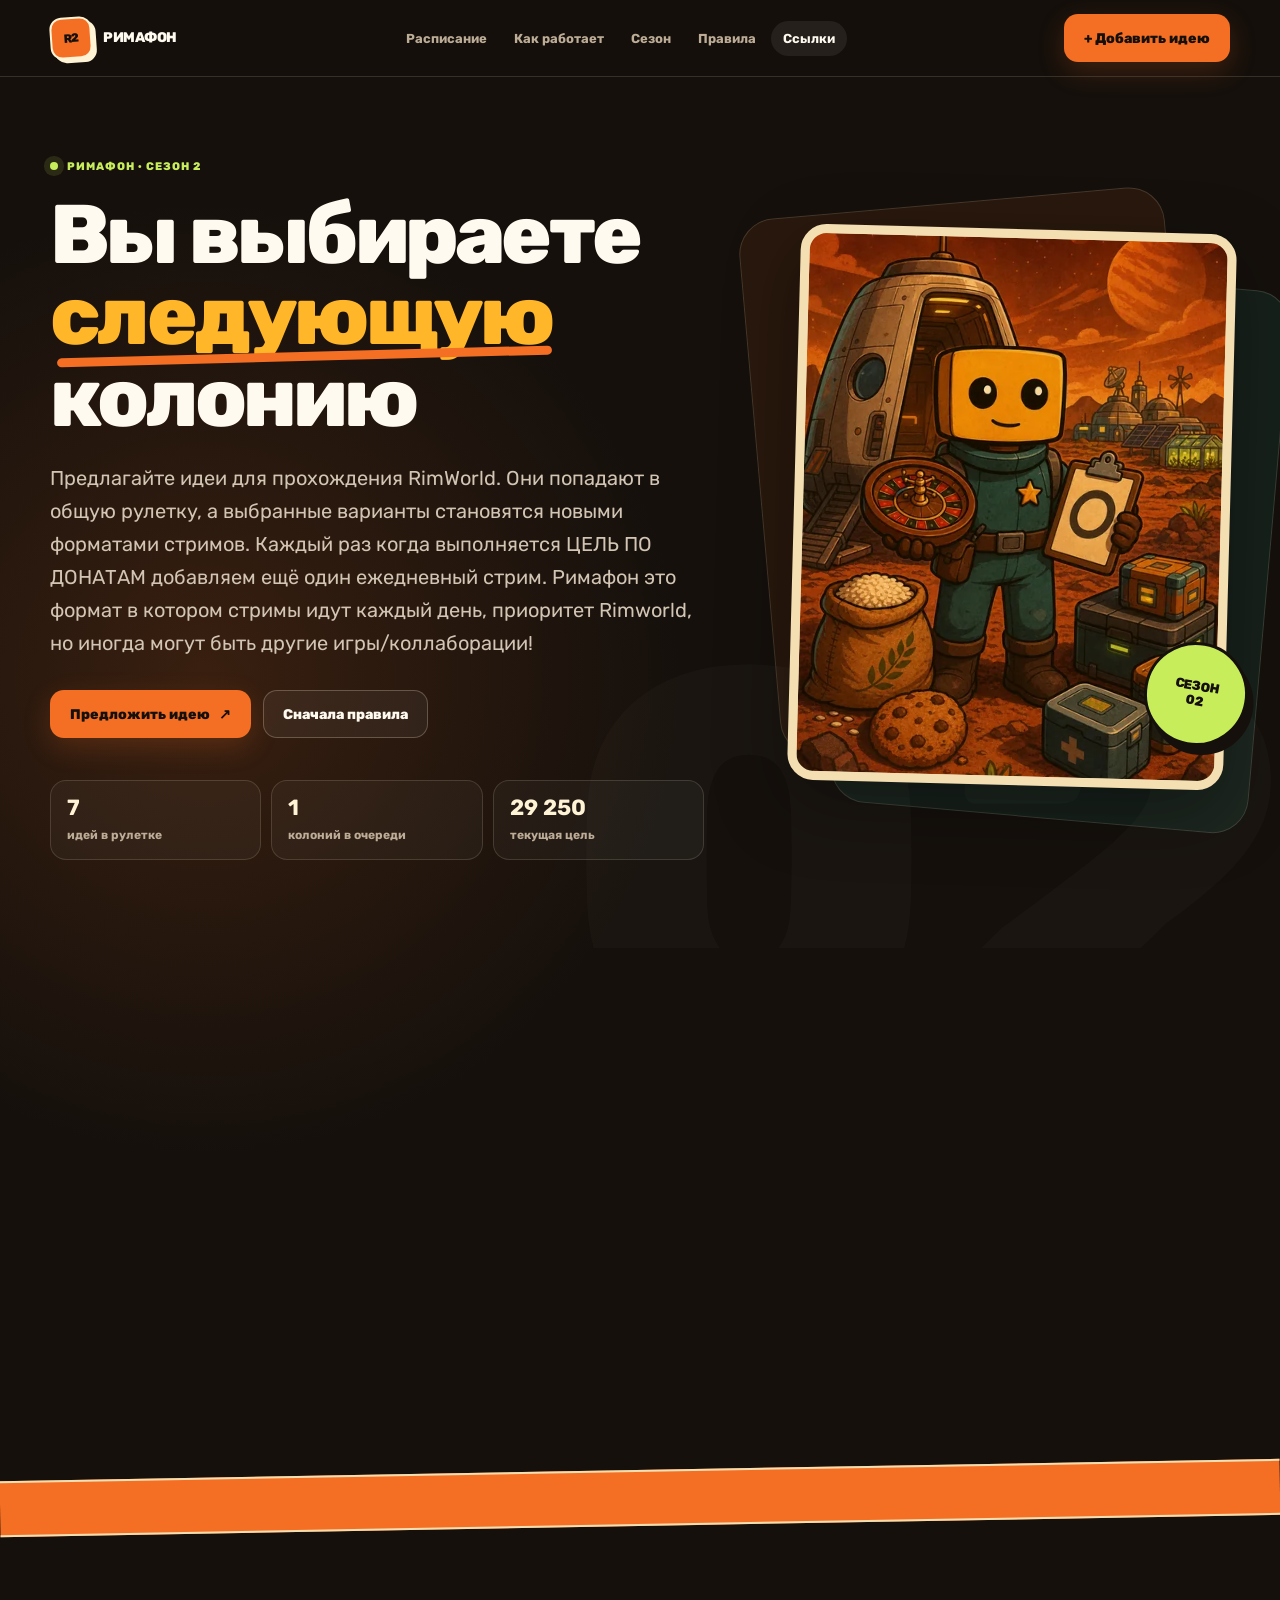
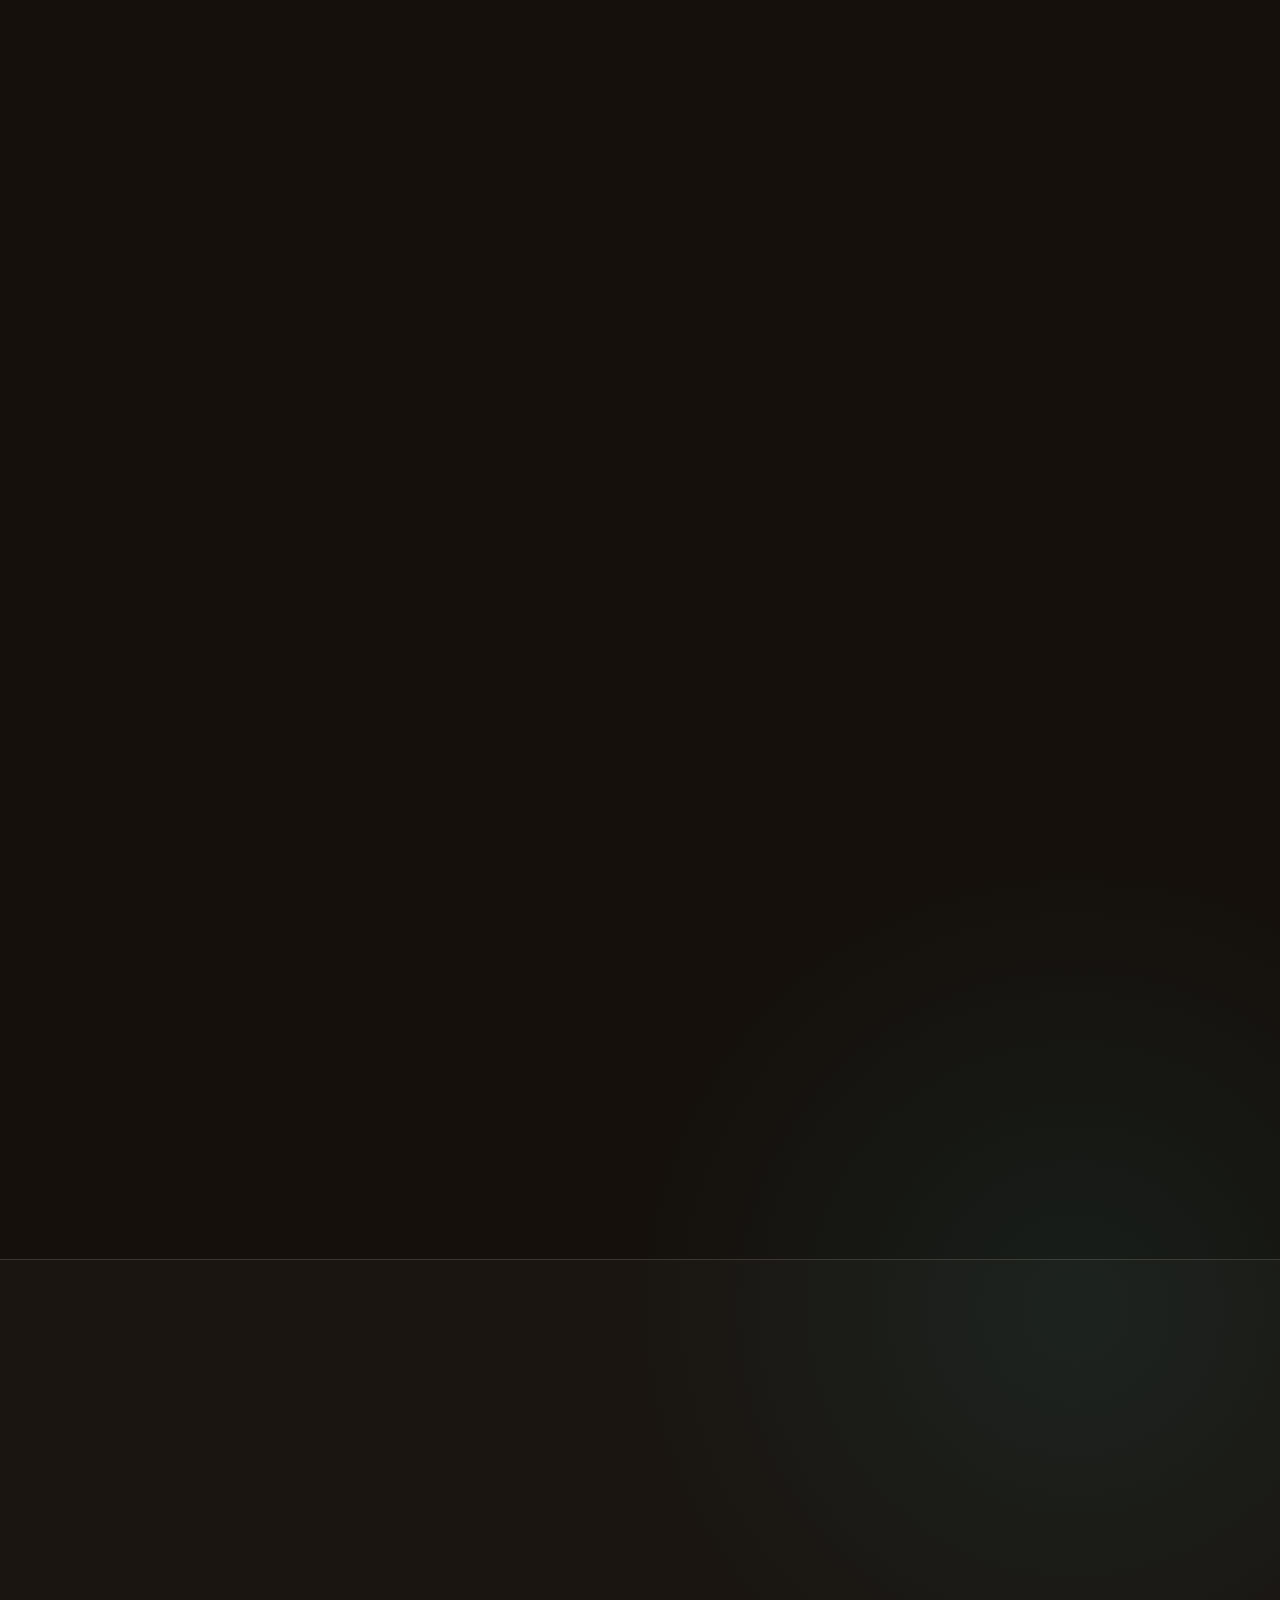
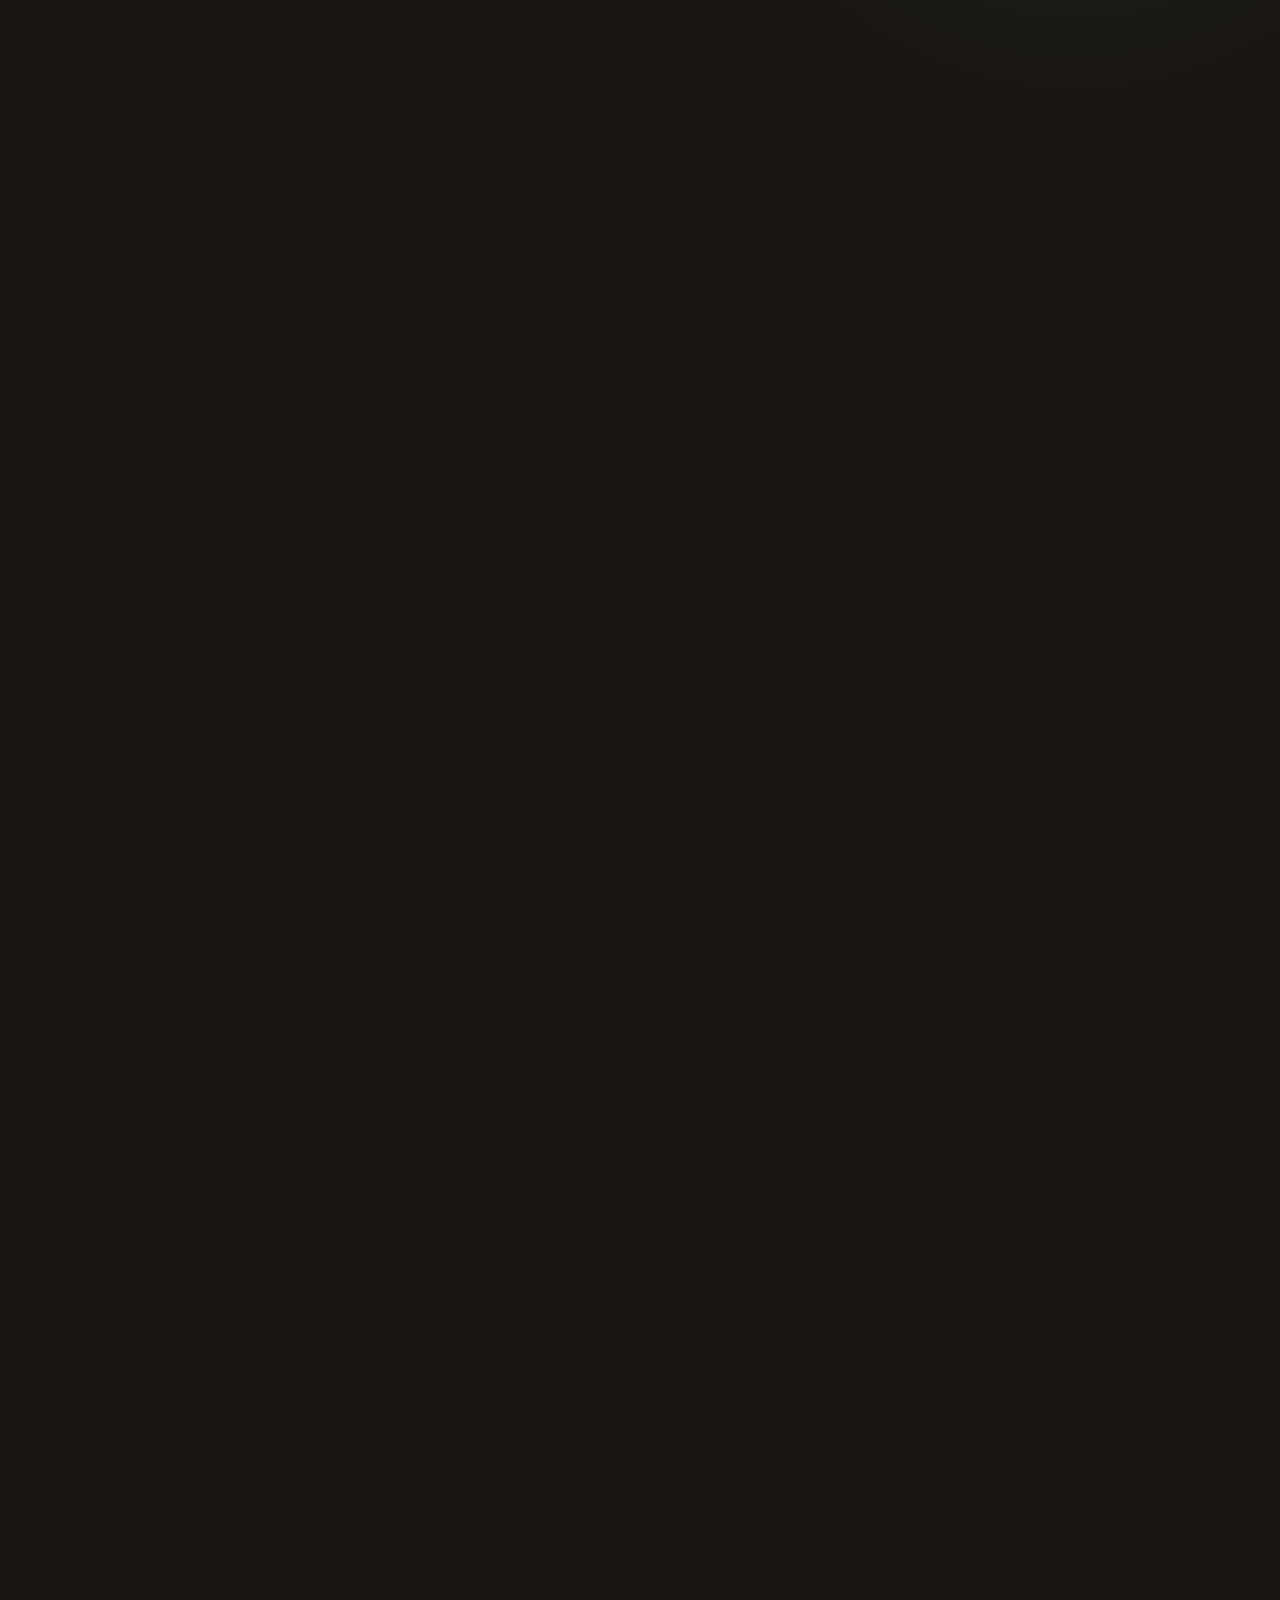
<file: index/index.html>
<!doctype html>
<html lang="ru">
  <head>
    <meta charset="utf-8">
    <meta name="viewport" content="width=device-width, initial-scale=1">
    <meta name="theme-color" content="#15100c">
    <title>Римафон — сезон 2</title>
    <meta name="description" content="Новый сезон Римафона: предлагай идеи для RimWorld, попадай в рулетку и решай, какой будет следующая колония Krekeros.">
    <meta property="og:title" content="Римафон — сезон 2">
    <meta property="og:description" content="Предлагайте идеи для RimWorld — выбранные варианты станут новыми колониями на стримах Krekeros.">
    <meta property="og:type" content="website">
    <meta property="og:image" content="assets/rimafon-season2-hero-896.webp">
    <meta property="og:image:type" content="image/webp">
    <meta name="twitter:card" content="summary_large_image">
    <link rel="preload" as="image" href="assets/rimafon-season2-hero-512.webp" type="image/webp"
      imagesrcset="assets/rimafon-season2-hero-512.webp 512w, assets/rimafon-season2-hero-896.webp 896w"
      imagesizes="(max-width: 760px) 84vw, 450px" fetchpriority="high">
    <link rel="preconnect" href="https://fonts.googleapis.com">
    <link rel="preconnect" href="https://fonts.gstatic.com" crossorigin>
    <link href="https://fonts.googleapis.com/css2?family=Rubik:wght@400;500;600;700;800;900&display=swap" rel="stylesheet">
    <link rel="stylesheet" href="assets/styles.css?v=20261009-1">
  </head>
  <body>
    <header class="site-header">
      <div class="container nav-shell">
        <a class="brand" href="#top" aria-label="Римафон — наверх">
          <span class="brand__mark">R2</span>
          <span>РИМАФОН</span>
        </a>
        <nav class="main-nav" aria-label="Основная навигация">
          <a href="#top-schedule">Расписание</a>
          <a href="#how">Как работает</a>
          <a href="#season">Сезон</a>
          <a href="#rules">Правила</a>
          <a href="#links">Ссылки</a>
        </nav>
        <a class="button" href="https://www.donationalerts.com/r/krekeros" target="_blank" rel="noopener noreferrer">+ Добавить идею</a>
      </div>
    </header>

    <main id="top">
      <section class="hero">
        <div class="container hero-grid">
          <div class="hero-content reveal">
            <span class="eyebrow" id="hero-season-label">Римафон · сезон 2</span>
            <h1 id="hero-title">Вы выбираете <span class="accent-stroke">следующую</span> колонию</h1>
            <p class="hero-copy" id="hero-description">Предлагайте идеи для прохождения RimWorld. Они попадают в общую рулетку, а выбранные варианты становятся новыми форматами стримов. Текущая цель — 13&nbsp;000&nbsp;₽. После каждого заполнения следующая цель становится дороже на 1&nbsp;000&nbsp;₽, а донаты и остаток не обнуляются.</p>
            <div class="hero-actions">
              <a class="button" href="https://www.donationalerts.com/r/krekeros" target="_blank" rel="noopener noreferrer">Предложить идею <span aria-hidden="true">↗</span></a>
              <a class="button button--ghost" href="#rules">Сначала правила</a>
            </div>
            <div class="season-stats" aria-label="Статистика нового сезона">
              <div class="stat"><strong id="hero-ideas-count">0</strong><span>идей в рулетке</span></div>
              <div class="stat"><strong id="hero-colonies-count">0</strong><span>колоний в очереди</span></div>
              <div class="stat"><strong id="stream-target">13К</strong><span>текущая цель</span></div>
            </div>
          </div>

          <div class="hero-art reveal">
            <div class="poster-frame">
              <img src="assets/rimafon-season2-hero-512.webp"
                srcset="assets/rimafon-season2-hero-512.webp 512w, assets/rimafon-season2-hero-896.webp 896w"
                sizes="(max-width: 760px) 84vw, 450px" width="512" height="768"
                alt="Персонаж нового сезона Римафона с рулеткой на фоне колонии" fetchpriority="high" decoding="async">
            </div>
            <div class="poster-stamp" aria-hidden="true">СЕЗОН<br>02</div>
          </div>
        </div>
      </section>


      <section class="top-info" id="top-schedule" aria-label="Расписание и механика Римафона">
        <div class="container top-info__grid">
          <article class="top-schedule reveal">
            <div class="top-schedule__head">
              <h2>Расписание стримов</h2>
              <span>по МСК</span>
            </div>
            <div class="top-schedule__times">
              <div class="top-schedule__time"><span>Понедельник — пятница</span><strong id="schedule-weekdays">17:00</strong><b>МСК</b></div>
              <div class="top-schedule__time"><span>Суббота — воскресенье</span><strong id="schedule-weekend">15:00</strong><b>МСК</b></div>
            </div>
          </article>
          <article class="goal-mechanics reveal">
            <span class="goal-mechanics__eyebrow">Как добавляются стримы</span>
            <div class="goal-mechanics__target"><strong id="goal-current-target">13 000 ₽</strong><span>текущая цель</span></div>
            <ul class="goal-mechanics__rules">
              <li>После заполнения цели следующий порог растёт на <b id="goal-step">1 000 ₽</b>.</li>
              <li>Донаты не обнуляются — весь прогресс сохраняется.</li>
              <li>Если донат перелетел цель, остаток сразу идёт в следующую.</li>
            </ul>
          </article>
        </div>
      </section>

      <div class="ticker" aria-hidden="true">
        <div class="ticker__track">
          <div class="ticker__segment">
            <span>ПРЕДЛОЖЕНИЕ ИДЕЙ</span><i>✦</i>
            <span>РУЛЕТКА</span><i>✦</i>
            <span>НОВАЯ КОЛОНИЯ</span><i>✦</i>
            <span>СТРИМ</span><i>✦</i>
          </div>
          <div class="ticker__segment">
            <span>ПРЕДЛОЖЕНИЕ ИДЕЙ</span><i>✦</i>
            <span>РУЛЕТКА</span><i>✦</i>
            <span>НОВАЯ КОЛОНИЯ</span><i>✦</i>
            <span>СТРИМ</span><i>✦</i>
          </div>
        </div>
      </div>

      <section id="how" class="section">
        <div class="container">
          <div class="section-head reveal">
            <div>
              <span class="section-kicker">Механика события</span>
              <h2>Как проходит Римафон</h2>
            </div>
            <p>Задумка осталась прежней: зрители наполняют рулетку, а каждый новый старт превращается в отдельный челлендж.</p>
          </div>
          <div class="steps">
            <article class="step-card reveal">
              <span class="step-no">01</span>
              <span class="step-card__glyph" aria-hidden="true">+</span>
              <h3>Предложи идею</h3>
              <p>Отправь донат от <span data-donation-min>100</span>&nbsp;₽ и напиши в сообщении название, условие и желаемую цель челленджа.</p>
            </article>
            <article class="step-card reveal">
              <span class="step-no">02</span>
              <span class="step-card__glyph" aria-hidden="true">↻</span>
              <h3>Дождись рулетки</h3>
              <p>Между стартами форматов рулетка выбирает идею. Выбранная идея уходит из списка.</p>
            </article>
            <article class="step-card reveal">
              <span class="step-no">03</span>
              <span class="step-card__glyph" aria-hidden="true">⚡</span>
              <h3>Смотри прохождение</h3>
              <p>Идея становится колонией на один или несколько стримов — пока интересна чату и стримеру.</p>
            </article>
          </div>
        </div>
      </section>

      <section id="season" class="section section--soft">
        <div class="container">
          <div class="section-head reveal">
            <div>
              <span class="section-kicker">Сезон 02 / статус</span>
              <h2>Колонии второго сезона</h2>
            </div>
            <p>Все колонии и заявки прошлого сезона обнулены. Здесь появятся первые участники новой очереди.</p>
          </div>

          <div class="season-board">
            <section class="board-card reveal" aria-labelledby="current-title">
              <div class="board-top">
                <span class="board-label">Текущая колония</span>
                <span class="live-state">Играем в неё сейчас</span>
              </div>
              <div class="empty-colony" id="current-colony">
                <div>
                  <div class="empty-colony__icon" aria-hidden="true">0</div>
                  <h3 id="current-title">Колония ещё не выбрана</h3>
                  <p>Здесь появится первый выбранный формат второго сезона. Предложения уже можно добавлять в новую рулетку.</p>
                  <a class="button" href="https://www.donationalerts.com/r/krekeros" target="_blank" rel="noopener noreferrer">Забросить идею</a>
                </div>
              </div>
            </section>

            <aside class="queue">
              <section class="queue-card reveal" aria-labelledby="queue-title">
                <div class="queue-card__head">
                  <h3 id="queue-title">Следующие колонии</h3>
                  <span class="count" id="upcoming-count">0</span>
                </div>
                <div class="queue-empty" id="upcoming-list">Пока нет запланированных колоний.</div>
              </section>

              <section class="queue-card reveal" aria-labelledby="ideas-title">
                <div class="queue-card__head">
                  <h3 id="ideas-title">Пул римафона</h3>
                  <span class="count" id="possible-count">0</span>
                </div>
                <p class="pool-explainer">У новой идеи 3 крутки. После каждого ивента остаётся на одну меньше; на нуле идея выбывает.</p>
                <div class="queue-empty ideas-list" id="possible-list">Новый сезон начинается с нуля.</div>
              </section>

              <section class="queue-card queue-card--donations reveal" id="unallocated-section" aria-labelledby="unallocated-title" hidden>
                <div class="queue-card__head">
                  <h3 id="unallocated-title">Донаты без идеи</h3>
                  <span class="count" id="unallocated-count">0</span>
                </div>
                <p class="pool-explainer">Если ваш донат здесь, напишите на стриме, в какую идею его отправить. Список обновляется после выгрузки данных из виджета.</p>
                <div class="unallocated-list" id="unallocated-list"></div>
                <p class="unallocated-updated" id="unallocated-updated"></p>
              </section>
            </aside>
          </div>
        </div>
      </section>

      <section id="finished" class="section" hidden>
        <div class="container">
          <div class="section-head">
            <div>
              <span class="section-kicker">Архив сезона</span>
              <h2 class="finished-heading"><span>Завершённые колонии</span><span id="finished-count" class="finished-heading__count">0</span></h2>
            </div>
            <p>Прошедшие форматы, записи стримов и использованные сборки.</p>
          </div>
          <div class="archive-grid" id="finished-list"></div>
        </div>
      </section>

      <section id="rules" class="section">
        <div class="container">
          <div class="section-head reveal">
            <div>
              <span class="section-kicker">Коротко и понятно</span>
              <h2>Условия участия</h2>
            </div>
            <p>В сообщении к донату нужно кратко объяснить идею, её главное условие и желаемый результат прохождения.</p>
          </div>

          <div class="rules-grid">
            <article class="rule-panel rule-panel--paper reveal">
              <h3>Как добавить идею</h3>
              <ol class="rule-list" id="adding-rules">
                <li><b>01</b><span>Отправьте донат от <span data-donation-min>100</span>&nbsp;₽ через DonationAlerts.</span></li>
                <li><b>02</b><span>В поле сообщения напишите короткое и понятное название идеи.</span></li>
                <li><b>03</b><span>Опишите главное условие или челлендж, который можно реализовать в RimWorld.</span></li>
                <li><b>04</b><span>По возможности добавьте цель: чего нужно достичь, чтобы формат считался пройденным.</span></li>
              </ol>
              <p class="fine-print" id="adding-example">Пример: «Колония кочевников — нельзя строить постоянную базу — посетить пять поселений и покинуть планету».</p>
            </article>

            <article class="rule-panel reveal">
              <h3>Допустимые форматы</h3>
              <ul class="rule-list" id="format-rules">
                <li><b>01</b><span>Можно предлагать отдельные челленджи, необычные условия, сценарии и цели прохождения.</span></li>
                <li><b>02</b><span>Разрешены и крупные форматы — например, средневековая сборка. У такого предложения должна быть чёткая и интересная идея, а не только большая подборка модов.</span></li>
                <li><b>03</b><span>Подготовка крупной сборки требует больше времени, поэтому её старт может быть перенесён в очереди.</span></li>
                <li><b>04</b><span>Стримы проходят каждый день: будни — 17:00 МСК, выходные — 15:00 МСК.</span></li>
                <li><b>05</b><span>Обычно используется <a class="inline-link" href="https://boosty.to/krekeross/posts/a118690e-c1ed-48c1-a8be-1b9ff6a4dc0b" target="_blank" rel="noopener noreferrer">RICE STANDART</a> плюс несколько модов под конкретный формат.</span></li>
                <li><b>06</b><span>Без 18+ модов и чужих готовых сборок. Исключение — HSK.</span></li>
                <li><b>07</b><span>Если идею технически невозможно запустить, её можно упростить или перенести сумму на другое предложение.</span></li>
                <li><b>08</b><span>Правила могут уточняться по ходу сезона, если это необходимо для подготовки или честного проведения.</span></li>
              </ul>
              <p class="fine-print" id="formats-note">Для подготовки заранее выбираются три ближайшие идеи. Между форматами возможны коллаборации или технические стримы со сборками.</p>
            </article>
          </div>

          <article class="special-lot reveal">
            <div>
              <span class="special-lot__badge">Отдельный вариант</span>
              <h3 id="new-game-title">Лот «Новая игра»</h3>
              <p id="new-game-intro">В рулетку можно добавить специальный лот. Если он выпадет, вне основного расписания пройдёт отдельный выбор новой игры с участием чата и донатов.</p>
            </div>
            <div>
              <ul class="rule-list" id="new-game-rules">
                <li><b>01</b><span>В донате можно сразу указать игру, которую вы хотите добавить в голосование.</span></li>
                <li><b>02</b><span>Предложения чата и донатеров попадут в отдельную единоразовую рулетку.</span></li>
                <li><b>03</b><span>Игра должна подходить для прохождения или полноценного знакомства максимум за 2–3 стрима.</span></li>
                <li><b>04</b><span>Без 18+ контента; предложение должно быть адекватным и подходить для трансляции.</span></li>
              </ul>
              <p class="fine-print" id="new-game-note">Выпадение лота запускает выбор новой игры, но не гарантирует автоматический запуск конкретной игры, указанной в донате.</p>
            </div>
          </article>
        </div>
      </section>

      <section class="section section--soft" aria-labelledby="boosty-title">
        <div class="container">
          <article class="boosty-card reveal">
            <div class="boosty-copy">
              <span class="section-kicker">Сборки и порядки модов</span>
              <h2 id="boosty-title">Все актуальные списки — на Boosty</h2>
              <p>Для колоний второго сезона будет много разных порядков модов. Перед запуском сборки проверяйте актуальную версию на Boosty — там будут ссылки, порядок загрузки и обновления.</p>
              <a class="button" href="https://boosty.to/krekeross" target="_blank" rel="noopener noreferrer">Открыть Boosty <span aria-hidden="true">↗</span></a>
            </div>
            <ul class="boosty-list">
              <li>Порядок загрузки модов</li>
              <li>Ссылки на актуальные коллекции</li>
              <li>Изменения перед следующими стримами</li>
            </ul>
          </article>
        </div>
      </section>

      <section id="links" class="section">
        <div class="container">
          <div class="section-head reveal">
            <div>
              <span class="section-kicker">Не потеряться</span>
              <h2>Где живёт Римафон</h2>
            </div>
            <p>Стримы, анонсы, сборки и тот самый подвал — всё нужное в одном месте.</p>
          </div>
          <div class="links-grid">
            <a class="social-link reveal" href="https://boosty.to/krekeross" target="_blank" rel="noopener noreferrer"><span>Порядки модов</span><strong>Boosty</strong><i aria-hidden="true">↗</i></a>
            <a class="social-link reveal" href="https://twitch.tv/krekeross" target="_blank" rel="noopener noreferrer"><span>Стримы</span><strong>Twitch</strong><i aria-hidden="true">↗</i></a>
            <a class="social-link reveal" href="https://www.youtube.com/channel/UC1bAC9hbVc-hnDwIAuHsDRg" target="_blank" rel="noopener noreferrer"><span>Видео</span><strong>YouTube</strong><i aria-hidden="true">↗</i></a>
            <a class="social-link reveal" href="https://t.me/Krek4at" target="_blank" rel="noopener noreferrer"><span>Анонсы</span><strong>Telegram</strong><i aria-hidden="true">↗</i></a>
            <a class="social-link reveal" href="https://discord.gg/Vrbux5k" target="_blank" rel="noopener noreferrer"><span>Комьюнити</span><strong>Discord</strong><i aria-hidden="true">↗</i></a>
            <a class="social-link reveal" href="https://steamcommunity.com/id/KrekerShow/myworkshopfiles/?section=collections&amp;appid=294100" target="_blank" rel="noopener noreferrer"><span>Моды 1.6</span><strong>Steam</strong><i aria-hidden="true">↗</i></a>
          </div>
        </div>
      </section>
    </main>

    <footer class="footer">
      <div class="container">
        <span>Римафон · сезон 2 · <span id="year"></span></span>
        <a href="https://boosty.to/krekeross" target="_blank" rel="noopener noreferrer">Порядок модов на Boosty ↗</a>
      </div>
    </footer>

    <a class="mobile-cta" href="https://www.donationalerts.com/r/krekeros" target="_blank" rel="noopener noreferrer">+ Добавить идею</a>
    <script src="assets/app.js?v=20260824-1" defer></script>
    <script src="content-loader.js?v=20261009-1" defer></script>
  </body>
</html>
</file>
<file: index/assets/styles.css>
:root {
        color-scheme: dark;
        --ink: #15100c;
        --ink-soft: #211812;
        --paper: #f4dfb3;
        --paper-2: #e9c98d;
        --cream: #fff3d6;
        --orange: #f46f24;
        --amber: #ffb629;
        --teal: #2d9b8f;
        --lime: #c8ed5b;
        --white: #fffaf0;
        --muted: #bdad97;
        --line: rgba(255, 243, 214, 0.14);
        --line-strong: rgba(255, 243, 214, 0.24);
        --shadow: 0 24px 70px rgba(0, 0, 0, 0.34);
        --radius: 26px;
        --radius-sm: 16px;
        --display: "Rubik", "Segoe UI", sans-serif;
        --body: "Rubik", "Segoe UI", sans-serif;
      }

      * {
        box-sizing: border-box;
      }

      html {
        scroll-behavior: smooth;
        scroll-padding-top: 100px;
      }

      body {
        margin: 0;
        min-width: 320px;
        overflow-x: hidden;
        background:
          radial-gradient(circle at 16% 7%, rgba(244, 111, 36, 0.16), transparent 30rem),
          radial-gradient(circle at 84% 30%, rgba(45, 155, 143, 0.10), transparent 28rem),
          var(--ink);
        color: var(--white);
        font-family: var(--body);
        -webkit-font-smoothing: antialiased;
        text-rendering: optimizeLegibility;
      }

      body::before {
        content: "";
        position: fixed;
        inset: 0;
        z-index: -1;
        pointer-events: none;
        opacity: 0.35;
        background-image:
          linear-gradient(rgba(255, 255, 255, 0.016) 1px, transparent 1px),
          linear-gradient(90deg, rgba(255, 255, 255, 0.016) 1px, transparent 1px);
        background-size: 44px 44px;
        mask-image: linear-gradient(to bottom, black, transparent 88%);
      }

      a {
        color: inherit;
        text-decoration: none;
      }

      button,
      a {
        -webkit-tap-highlight-color: transparent;
      }

      img {
        max-width: 100%;
      }

      .container {
        width: min(1180px, calc(100% - 40px));
        margin-inline: auto;
      }

      @keyframes tickerLoop {
        to {
          transform: translateX(-50%);
        }
      }

      .site-header {
        position: sticky;
        top: 0;
        z-index: 30;
        border-bottom: 1px solid var(--line);
        background: rgba(21, 16, 12, 0.82);
        backdrop-filter: blur(18px);
        -webkit-backdrop-filter: blur(18px);
      }

      .nav-shell {
        display: flex;
        min-height: 76px;
        align-items: center;
        justify-content: space-between;
        gap: 24px;
      }

      .brand {
        display: inline-flex;
        align-items: center;
        gap: 11px;
        font: 800 14px/1 var(--display);
        letter-spacing: -0.03em;
      }

      .brand__mark {
        display: grid;
        width: 42px;
        height: 42px;
        place-items: center;
        transform: rotate(-4deg);
        border: 2px solid var(--cream);
        border-radius: 12px;
        background: var(--orange);
        color: var(--ink);
        box-shadow: 4px 4px 0 var(--cream);
        font-size: 12px;
      }

      .main-nav {
        display: flex;
        align-items: center;
        gap: 3px;
      }

      .main-nav a {
        padding: 10px 12px;
        border-radius: 999px;
        color: var(--muted);
        font-size: 13px;
        font-weight: 700;
        transition: color 180ms ease, background 180ms ease;
      }

      .main-nav a:is(:hover, .active) {
        background: rgba(255, 255, 255, 0.07);
        color: var(--white);
      }

      .button {
        display: inline-flex;
        min-height: 48px;
        align-items: center;
        justify-content: center;
        gap: 9px;
        padding: 0 19px;
        border: 1px solid transparent;
        border-radius: 14px;
        background: var(--orange);
        color: var(--ink);
        font-size: 14px;
        font-weight: 800;
        box-shadow: 0 9px 28px rgba(244, 111, 36, 0.2);
        transition: transform 180ms ease, box-shadow 180ms ease, background 180ms ease;
      }

      .button:hover {
        transform: translateY(-2px);
        background: #ff823b;
        box-shadow: 0 14px 34px rgba(244, 111, 36, 0.28);
      }

      .button--ghost {
        border-color: var(--line-strong);
        background: rgba(255, 255, 255, 0.05);
        color: var(--white);
        box-shadow: none;
      }

      .button--ghost:hover {
        background: rgba(255, 255, 255, 0.09);
        box-shadow: none;
      }

      :focus-visible {
        outline: 3px solid var(--lime);
        outline-offset: 4px;
      }

      .hero {
        position: relative;
        padding: 78px 0 88px;
        overflow: hidden;
      }

      .hero::after {
        content: "02";
        position: absolute;
        right: -0.04em;
        bottom: -0.24em;
        z-index: -1;
        color: rgba(255, 243, 214, 0.025);
        font: 800 clamp(260px, 42vw, 640px)/0.8 var(--display);
        pointer-events: none;
      }

      .hero-grid {
        display: grid;
        grid-template-columns: minmax(0, 1.08fr) minmax(350px, 0.72fr);
        align-items: center;
        gap: clamp(46px, 7vw, 94px);
      }

      .eyebrow {
        display: inline-flex;
        align-items: center;
        gap: 9px;
        margin-bottom: 22px;
        color: var(--lime);
        font: 800 11px/1 var(--display);
        letter-spacing: 0.09em;
        text-transform: uppercase;
      }

      .eyebrow::before {
        content: "";
        width: 8px;
        height: 8px;
        border-radius: 50%;
        background: currentColor;
        box-shadow: 0 0 0 6px rgba(200, 237, 91, 0.12);
        animation: ping 1.8s ease-in-out infinite;
      }

      @keyframes ping {
        50% {
          box-shadow: 0 0 0 10px rgba(200, 237, 91, 0);
        }
      }

      h1,
      h2,
      h3,
      p {
        margin-top: 0;
      }

      h1 {
        max-width: 780px;
        margin-bottom: 24px;
        font: 800 clamp(45px, 6.5vw, 88px)/0.98 var(--display);
        letter-spacing: -0.045em;
        text-wrap: balance;
      }

      .accent-stroke {
        position: relative;
        display: inline-block;
        color: var(--amber);
      }

      .accent-stroke::after {
        content: "";
        position: absolute;
        right: 0;
        bottom: -0.05em;
        left: 0.08em;
        height: 0.11em;
        transform: rotate(-1.5deg);
        border-radius: 999px;
        background: var(--orange);
      }

      .hero-copy {
        max-width: 680px;
        margin-bottom: 30px;
        color: #d2c5b4;
        font-size: clamp(17px, 2vw, 20px);
        line-height: 1.65;
      }

      .hero-actions {
        display: flex;
        flex-wrap: wrap;
        gap: 12px;
      }

      .season-stats {
        display: grid;
        max-width: 680px;
        grid-template-columns: repeat(3, 1fr);
        gap: 10px;
        margin-top: 42px;
      }

      .stat {
        min-width: 0;
        padding: 16px;
        border: 1px solid var(--line);
        border-radius: var(--radius-sm);
        background: rgba(255, 255, 255, 0.035);
      }

      .stat strong {
        display: block;
        margin-bottom: 5px;
        color: var(--cream);
        font: 700 22px/1 var(--display);
      }

      .stat span {
        color: var(--muted);
        font-size: 12px;
        font-weight: 700;
      }

      .hero-art {
        position: relative;
        width: min(100%, 450px);
        justify-self: end;
      }

      .hero-art::before,
      .hero-art::after {
        content: "";
        position: absolute;
        z-index: -1;
        border: 1px solid var(--line);
        border-radius: 36px;
      }

      .hero-art::before {
        inset: 8% -9% -6% 13%;
        transform: rotate(5deg);
        background: rgba(45, 155, 143, 0.12);
      }

      .hero-art::after {
        inset: -5% 10% 8% -8%;
        transform: rotate(-5deg);
        background: rgba(244, 111, 36, 0.09);
      }

      .poster-frame {
        position: relative;
        overflow: hidden;
        aspect-ratio: 2 / 2.55;
        transform: rotate(1.5deg);
        border: 9px solid var(--paper);
        border-radius: 26px;
        background: var(--paper);
        box-shadow: var(--shadow);
      }

      .poster-frame img {
        width: 100%;
        height: 100%;
        object-fit: cover;
        display: block;
        filter: saturate(0.96) contrast(1.03);
      }

      .poster-stamp {
        position: absolute;
        right: -18px;
        bottom: 40px;
        display: grid;
        width: 104px;
        height: 104px;
        place-items: center;
        transform: rotate(10deg);
        border: 3px solid var(--ink);
        border-radius: 50%;
        background: var(--lime);
        color: var(--ink);
        text-align: center;
        font: 800 13px/1.15 var(--display);
        box-shadow: 7px 8px 0 var(--ink);
      }


      /* Верхний блок расписания и механики Римафона */
      .top-info {
        padding: 0 0 34px;
      }

      .top-info__grid {
        display: grid;
        grid-template-columns: minmax(0, 1.1fr) minmax(280px, .9fr);
        gap: 14px;
      }

      .top-schedule,
      .goal-mechanics {
        border: 1px solid var(--line);
        border-radius: var(--radius);
        background: rgba(33, 24, 18, .94);
        box-shadow: var(--shadow);
      }

      .top-schedule { padding: 20px; }
      .top-schedule__head { display:flex; align-items:center; justify-content:space-between; gap:14px; margin-bottom:14px; }
      .top-schedule__head h2 { margin:0; font:800 clamp(20px,3vw,28px)/1.1 var(--display); letter-spacing:-.03em; }
      .top-schedule__head span { color:var(--orange); font-size:11px; font-weight:900; letter-spacing:.08em; text-transform:uppercase; }
      .top-schedule__times { display:grid; grid-template-columns:repeat(2,minmax(0,1fr)); gap:10px; }
      .top-schedule__time { padding:14px 16px; border-radius:14px; background:rgba(255,255,255,.045); }
      .top-schedule__time span { display:block; margin-bottom:5px; color:var(--muted); font-size:11px; font-weight:800; }
      .top-schedule__time strong { font:900 22px/1 var(--display); color:var(--cream); }
      .top-schedule__time b { margin-left:5px; color:var(--lime); font-size:11px; }

      .goal-mechanics { padding:20px; background:linear-gradient(135deg, rgba(244,111,36,.16), rgba(33,24,18,.96) 48%, rgba(45,155,143,.11)); }
      .goal-mechanics__eyebrow { color:var(--amber); font-size:11px; font-weight:900; letter-spacing:.08em; text-transform:uppercase; }
      .goal-mechanics__target { display:flex; align-items:baseline; gap:8px; margin:9px 0 10px; }
      .goal-mechanics__target strong { font:900 clamp(30px,4vw,44px)/1 var(--display); color:var(--paper); letter-spacing:-.045em; }
      .goal-mechanics__target span { color:var(--muted); font-size:12px; font-weight:800; }
      .goal-mechanics__rules { display:grid; gap:7px; margin:0; padding:0; list-style:none; }
      .goal-mechanics__rules li { display:flex; gap:8px; color:#dfd1bd; font-size:12px; line-height:1.45; }
      .goal-mechanics__rules li::before { content:"✓"; color:var(--lime); font-weight:900; }

      .section { content-visibility:auto; contain-intrinsic-size:900px; }
      img { max-width:100%; }

      @media (max-width: 860px) { .top-info__grid { grid-template-columns:1fr; } }
      @media (max-width: 520px) { .top-schedule__times { grid-template-columns:1fr; } }

      .ticker {
        overflow: hidden;
        transform: rotate(-1deg);
        border-block: 2px solid var(--paper);
        background: var(--orange);
        color: var(--ink);
        font: 800 clamp(16px, 2vw, 24px)/1 var(--display);
        text-transform: uppercase;
      }

      .ticker__track {
        display: flex;
        width: max-content;
        will-change: transform;
        animation: tickerLoop 24s linear infinite;
      }

      .ticker__segment {
        display: flex;
        flex: 0 0 auto;
        min-width: 100vw;
        align-items: center;
        justify-content: space-around;
        gap: clamp(28px, 4vw, 74px);
        padding: 18px clamp(24px, 4vw, 68px);
      }

      .ticker__segment span {
        white-space: nowrap;
      }

      .ticker__segment i {
        color: var(--paper);
        font-style: normal;
      }

      .section {
        padding: 104px 0;
      }

      .section--soft {
        border-block: 1px solid var(--line);
        background: rgba(255, 255, 255, 0.025);
      }

      .section-head {
        display: grid;
        grid-template-columns: minmax(0, 1fr) minmax(260px, 430px);
        align-items: end;
        gap: 36px;
        margin-bottom: 46px;
      }

      .section-kicker {
        display: block;
        margin-bottom: 14px;
        color: var(--orange);
        font: 800 11px/1 var(--display);
        letter-spacing: 0.1em;
        text-transform: uppercase;
      }

      h2 {
        margin-bottom: 0;
        font: 800 clamp(34px, 5vw, 58px)/1.04 var(--display);
        letter-spacing: -0.035em;
        text-wrap: balance;
      }

      .section-head p {
        margin-bottom: 2px;
        color: var(--muted);
        line-height: 1.7;
      }

      .steps {
        display: grid;
        grid-template-columns: repeat(3, 1fr);
        gap: 14px;
      }

      .step-card {
        position: relative;
        min-height: 270px;
        overflow: hidden;
        padding: 26px;
        border: 1px solid var(--line);
        border-radius: var(--radius);
        background: var(--ink-soft);
        transition: transform 180ms ease, border-color 180ms ease;
      }

      .step-card:hover {
        transform: translateY(-5px);
        border-color: var(--line-strong);
      }

      .step-card:nth-child(2) {
        background: #18302d;
      }

      .step-card:nth-child(3) {
        background: #4a2414;
      }

      .step-no {
        display: grid;
        width: 48px;
        height: 48px;
        margin-bottom: 54px;
        place-items: center;
        border-radius: 14px;
        background: var(--paper);
        color: var(--ink);
        font: 800 13px/1 var(--display);
      }

      .step-card h3 {
        margin-bottom: 12px;
        font: 700 19px/1.25 var(--display);
        letter-spacing: -0.025em;
      }

      .step-card p {
        margin-bottom: 0;
        color: #c9baa6;
        line-height: 1.65;
      }

      .step-card__glyph {
        position: absolute;
        top: 14px;
        right: 18px;
        opacity: 0.08;
        font: 800 100px/1 var(--display);
      }

      .season-board {
        display: grid;
        grid-template-columns: minmax(0, 1.25fr) minmax(310px, 0.75fr);
        gap: 16px;
      }

      .board-card {
        overflow: hidden;
        border: 1px solid var(--line);
        border-radius: var(--radius);
        background: #100d0a;
        box-shadow: var(--shadow);
      }

      .board-top {
        display: flex;
        align-items: center;
        justify-content: space-between;
        gap: 18px;
        padding: 17px 20px;
        border-bottom: 1px solid var(--line);
        background: rgba(255, 255, 255, 0.035);
      }

      .board-label {
        color: var(--muted);
        font: 800 10px/1 var(--display);
        letter-spacing: 0.09em;
        text-transform: uppercase;
      }

      .live-state {
        display: inline-flex;
        align-items: center;
        gap: 8px;
        color: var(--lime);
        font-size: 11px;
        font-weight: 800;
        text-transform: uppercase;
      }

      .live-state::before {
        content: "";
        width: 7px;
        height: 7px;
        border-radius: 50%;
        background: currentColor;
        box-shadow: 0 0 12px currentColor;
      }

      .empty-colony {
        display: grid;
        min-height: 380px;
        place-items: center;
        padding: 46px;
        text-align: center;
      }

      .empty-colony__icon {
        display: grid;
        width: 84px;
        height: 84px;
        margin: 0 auto 24px;
        place-items: center;
        transform: rotate(-4deg);
        border: 2px solid var(--paper);
        border-radius: 24px;
        background: var(--amber);
        color: var(--ink);
        font: 800 28px/1 var(--display);
        box-shadow: 8px 8px 0 rgba(244, 111, 36, 0.8);
      }

      .empty-colony h3 {
        margin-bottom: 12px;
        font: 700 25px/1.25 var(--display);
        letter-spacing: -0.02em;
      }

      .empty-colony p {
        max-width: 480px;
        margin: 0 auto 26px;
        color: var(--muted);
        line-height: 1.65;
      }

      .queue {
        display: grid;
        gap: 16px;
      }

      .queue-card {
        padding: 22px;
        border: 1px solid var(--line);
        border-radius: var(--radius);
        background: rgba(255, 255, 255, 0.035);
      }

      .queue-card__head {
        display: flex;
        align-items: center;
        justify-content: space-between;
        gap: 18px;
        margin-bottom: 20px;
      }

      .queue-card h3 {
        margin: 0;
        font: 700 15px/1.3 var(--display);
      }

      .count {
        display: grid;
        min-width: 38px;
        height: 30px;
        padding: 0 10px;
        place-items: center;
        border-radius: 999px;
        background: var(--paper);
        color: var(--ink);
        font-size: 12px;
        font-weight: 800;
      }

      .queue-empty {
        display: flex;
        min-height: 112px;
        align-items: center;
        justify-content: center;
        border: 1px dashed var(--line-strong);
        border-radius: var(--radius-sm);
        color: var(--muted);
        text-align: center;
        font-size: 13px;
        line-height: 1.5;
      }

      .ideas-list {
        display: grid;
        max-height: 310px;
        gap: 8px;
        overflow-y: auto;
      }

      .queue-card--donations {
        background: rgba(244, 111, 36, 0.045);
      }

      .unallocated-list {
        display: grid;
        max-height: 300px;
        gap: 7px;
        overflow-y: auto;
      }

      .unallocated-row {
        display: flex;
        align-items: baseline;
        justify-content: space-between;
        gap: 16px;
        padding: 10px 12px;
        border: 1px solid var(--line);
        border-radius: var(--radius-sm);
        background: rgba(255, 255, 255, 0.035);
        font-size: 13px;
      }

      .unallocated-row__name {
        min-width: 0;
        overflow-wrap: anywhere;
      }

      .unallocated-row strong {
        flex: none;
        color: var(--amber);
        white-space: nowrap;
      }

      .unallocated-row--anonymous {
        opacity: 0.7;
      }

      .unallocated-updated {
        margin: 12px 0 0;
        color: var(--muted);
        font-size: 11px;
      }

      .current-idea {
        display: grid;
        min-height: 380px;
        grid-template-columns: minmax(230px, 0.78fr) minmax(0, 1fr);
        align-items: stretch;
      }

      .current-idea__image {
        width: 100%;
        height: 100%;
        min-height: 380px;
        object-fit: contain;
        object-position: center;
        display: block;
        padding: 12px;
        background:
          radial-gradient(circle at 50% 35%, rgba(244, 111, 36, 0.10), transparent 55%),
          #0d0a08;
      }

      .current-idea__body {
        display: flex;
        flex-direction: column;
        align-items: flex-start;
        justify-content: center;
        padding: clamp(28px, 5vw, 48px);
      }

      .current-idea__body h3 {
        margin-bottom: 14px;
        font: 700 clamp(23px, 3vw, 34px)/1.2 var(--display);
        letter-spacing: -0.025em;
      }

      .current-idea__body p {
        color: var(--muted);
        line-height: 1.65;
      }

      .idea-row {
        display: grid;
        grid-template-columns: 68px minmax(0, 1fr);
        align-items: start;
        gap: 12px;
        padding: 13px 14px;
        border-radius: 12px;
        background: rgba(255, 255, 255, 0.05);
      }

      .idea-row--no-image {
        grid-template-columns: 1fr;
      }

      .idea-row__image {
        width: 68px;
        height: 68px;
        border-radius: 10px;
        object-fit: cover;
        display: block;
      }

      .idea-row__body {
        min-width: 0;
      }

      .idea-row strong {
        display: block;
        margin-bottom: 5px;
        font-size: 13px;
      }

      .idea-row p {
        display: -webkit-box;
        margin: 0 0 8px;
        overflow: hidden;
        color: var(--muted);
        font-size: 12px;
        line-height: 1.45;
        -webkit-box-orient: vertical;
        -webkit-line-clamp: 3;
      }

      .idea-row span {
        color: var(--muted);
        font-size: 12px;
      }

      .idea-amount {
        display: inline-flex;
        margin-top: 8px;
        padding: 5px 9px;
        border-radius: 999px;
        background: rgba(200, 237, 91, 0.11);
        color: var(--lime) !important;
        font-weight: 800;
      }

      .pool-explainer {
        margin: -9px 0 17px;
        color: var(--muted);
        font-size: 12px;
        line-height: 1.5;
      }

      .idea-row__meta {
        display: flex;
        flex-wrap: wrap;
        align-items: center;
        gap: 7px;
        margin-top: 8px;
      }

      .idea-row__meta .idea-amount { margin-top: 0; }

      .idea-spins {
        display: inline-flex;
        align-items: center;
        min-height: 26px;
        padding: 5px 9px;
        border: 1px solid rgba(166, 196, 218, .4);
        border-radius: 999px;
        background: rgba(93, 133, 163, .15);
        color: #d8eaf6 !important;
        font-size: 11px !important;
        font-weight: 800;
        line-height: 1;
      }

      .idea-spins--empty {
        border-color: rgba(236, 152, 143, .38);
        background: rgba(160, 74, 68, .14);
        color: #edb7b0 !important;
      }

      .idea-row--exhausted { opacity: .62; }
      .idea-row--exhausted .idea-row__body > strong { text-decoration: line-through; }

      /* Заметные кнопки "Смотреть" во всех карточках колоний */
      .current-idea__body a[href],
      #upcoming-list a[href],
      #possible-list a[href],
      #finished-list a[href] {
        display: inline-flex;
        min-height: 42px;
        align-items: center;
        justify-content: center;
        gap: 8px;
        width: fit-content;
        margin-top: 8px;
        padding: 0 16px;
        border: 1px solid rgba(255, 182, 41, 0.48);
        border-radius: 12px;
        background: var(--orange);
        color: var(--ink);
        font-size: 13px;
        font-weight: 900;
        text-decoration: none;
        box-shadow: 0 8px 24px rgba(244, 111, 36, 0.20);
        transition: transform 180ms ease, background 180ms ease, box-shadow 180ms ease;
      }

      .current-idea__body a[href]::after,
      #upcoming-list a[href]::after,
      #possible-list a[href]::after,
      #finished-list a[href]::after {
        content: "↗";
        font-weight: 900;
      }

      .current-idea__body a[href]:hover,
      #upcoming-list a[href]:hover,
      #possible-list a[href]:hover,
      #finished-list a[href]:hover {
        transform: translateY(-2px);
        background: #ff823b;
        box-shadow: 0 12px 30px rgba(244, 111, 36, 0.28);
      }

      /* Расписание стримов */
      .stream-schedule {
        display: grid;
        grid-template-columns: minmax(220px, 0.72fr) minmax(0, 1.28fr);
        gap: 14px;
        margin: -8px 0 22px;
      }

      .stream-schedule__intro,
      .stream-schedule__times {
        border: 1px solid var(--line);
        border-radius: var(--radius);
        background: rgba(255, 255, 255, 0.035);
      }

      .stream-schedule__intro {
        padding: 22px;
        background:
          radial-gradient(circle at 10% 0%, rgba(244, 111, 36, 0.14), transparent 22rem),
          var(--ink-soft);
      }

      .stream-schedule__label {
        display: inline-flex;
        margin-bottom: 12px;
        color: var(--orange);
        font: 800 10px/1 var(--display);
        letter-spacing: 0.1em;
        text-transform: uppercase;
      }

      .stream-schedule__intro h3 {
        margin: 0 0 10px;
        font: 800 22px/1.15 var(--display);
        letter-spacing: -0.025em;
      }

      .stream-schedule__intro p {
        margin: 0;
        color: var(--muted);
        font-size: 13px;
        line-height: 1.55;
      }

      .stream-schedule__times {
        display: grid;
        grid-template-columns: repeat(2, 1fr);
        gap: 1px;
        overflow: hidden;
        background: var(--line);
      }

      .stream-time {
        display: flex;
        min-height: 118px;
        flex-direction: column;
        justify-content: center;
        padding: 20px 22px;
        background: #17110d;
      }

      .stream-time span {
        margin-bottom: 7px;
        color: var(--muted);
        font-size: 11px;
        font-weight: 800;
        letter-spacing: 0.08em;
        text-transform: uppercase;
      }

      .stream-time strong {
        color: var(--cream);
        font: 800 24px/1.1 var(--display);
        letter-spacing: -0.03em;
      }

      .stream-time b {
        margin-top: 6px;
        color: var(--lime);
        font-size: 12px;
      }

      /* Счётчик завершённых колоний не липнет к заголовку */
      .finished-heading {
        display: flex;
        align-items: center;
        gap: 18px;
        flex-wrap: wrap;
      }

      .finished-heading__count {
        display: inline-grid;
        min-width: 50px;
        height: 44px;
        padding: 0 13px;
        place-items: center;
        border-radius: 999px;
        background: var(--paper);
        color: var(--ink);
        font: 800 17px/1 var(--display);
        letter-spacing: 0;
      }

      .archive-grid {
        display: grid;
        grid-template-columns: repeat(2, 1fr);
        gap: 12px;
      }

      .archive-grid .idea-row {
        padding: 18px;
        border: 1px solid var(--line);
        border-radius: var(--radius-sm);
      }

      .rules-grid {
        display: grid;
        grid-template-columns: repeat(2, 1fr);
        gap: 16px;
      }

      .rule-panel {
        padding: clamp(28px, 4vw, 44px);
        border: 1px solid var(--line);
        border-radius: var(--radius);
        background: var(--ink-soft);
      }

      .rule-panel--paper {
        transform: rotate(-0.7deg);
        border-color: transparent;
        background: var(--paper);
        color: var(--ink);
        box-shadow: 10px 12px 0 var(--orange);
      }

      .rule-panel h3 {
        margin-bottom: 28px;
        font: 700 clamp(23px, 3vw, 32px)/1.15 var(--display);
        letter-spacing: -0.025em;
      }

      .rule-list {
        display: grid;
        gap: 0;
        margin: 0;
        padding: 0;
        list-style: none;
      }

      .rule-list li {
        display: grid;
        grid-template-columns: 30px 1fr;
        gap: 12px;
        padding: 15px 0;
        border-top: 1px solid currentColor;
        border-color: rgba(255, 255, 255, 0.12);
        color: #d5c6b2;
        line-height: 1.55;
      }

      .rule-panel--paper .rule-list li {
        border-color: rgba(21, 16, 12, 0.18);
        color: #35271c;
      }

      .rule-list b {
        font: 800 12px/1.5 var(--display);
      }

      .fine-print {
        margin: 22px 0 0;
        color: var(--muted);
        font-size: 12px;
        line-height: 1.6;
      }

      .rule-panel--paper .fine-print {
        color: #725c45;
      }

      .inline-link {
        color: var(--amber);
        font-weight: 800;
        text-decoration: underline;
        text-decoration-color: rgba(255, 182, 41, 0.5);
        text-underline-offset: 3px;
      }

      .inline-link:hover {
        text-decoration-color: currentColor;
      }

      .special-lot {
        display: grid;
        grid-template-columns: minmax(0, 0.38fr) minmax(0, 1fr);
        align-items: start;
        gap: clamp(24px, 5vw, 64px);
        margin-top: 18px;
        padding: clamp(28px, 4vw, 44px);
        border: 1px solid rgba(45, 155, 143, 0.52);
        border-radius: var(--radius);
        background:
          radial-gradient(circle at 90% 10%, rgba(200, 237, 91, 0.12), transparent 22rem),
          #18302d;
      }

      .special-lot h3 {
        margin-bottom: 14px;
        font: 700 clamp(23px, 3vw, 32px)/1.15 var(--display);
        letter-spacing: -0.025em;
      }

      .special-lot p {
        margin-bottom: 0;
        color: #c9d8d1;
        line-height: 1.7;
      }

      .special-lot__badge {
        display: inline-flex;
        margin-bottom: 18px;
        padding: 8px 11px;
        border-radius: 999px;
        background: var(--lime);
        color: var(--ink);
        font-size: 11px;
        font-weight: 900;
        letter-spacing: 0.06em;
        text-transform: uppercase;
      }

      .special-lot .rule-list li {
        color: #d9e6e1;
      }

      .special-lot .fine-print {
        color: #91aaa1;
      }

      .boosty-card {
        display: grid;
        grid-template-columns: minmax(0, 1.25fr) minmax(300px, 0.75fr);
        overflow: hidden;
        border: 2px solid var(--ink);
        border-radius: calc(var(--radius) + 6px);
        background: var(--paper);
        color: var(--ink);
        box-shadow: var(--shadow);
      }

      .boosty-copy {
        padding: clamp(32px, 5vw, 58px);
      }

      .boosty-copy h2 {
        margin-bottom: 18px;
        color: var(--ink);
      }

      .boosty-copy p {
        max-width: 680px;
        margin-bottom: 28px;
        color: #5d4937;
        font-size: 17px;
        line-height: 1.7;
      }

      .boosty-copy .section-kicker {
        color: #9b3f12;
      }

      .boosty-copy .button {
        background: var(--ink);
        color: var(--cream);
        box-shadow: none;
      }

      .boosty-copy .button:hover {
        background: #332319;
      }

      .boosty-list {
        display: flex;
        flex-direction: column;
        justify-content: center;
        gap: 0;
        margin: 0;
        padding: clamp(32px, 5vw, 54px);
        border-left: 2px solid rgba(21, 16, 12, 0.16);
        background: var(--lime);
        list-style: none;
      }

      .boosty-list li {
        display: grid;
        grid-template-columns: 28px 1fr;
        gap: 10px;
        padding: 15px 0;
        border-top: 1px solid rgba(21, 16, 12, 0.22);
        color: #2d251d;
        font-weight: 700;
        line-height: 1.45;
      }

      .boosty-list li::before {
        content: "✓";
        font-weight: 900;
      }

      .links-grid {
        display: grid;
        grid-template-columns: repeat(3, 1fr);
        gap: 10px;
      }

      .social-link {
        display: flex;
        min-height: 136px;
        flex-direction: column;
        justify-content: space-between;
        padding: 19px;
        border: 1px solid var(--line);
        border-radius: 20px;
        background: rgba(255, 255, 255, 0.035);
        transition: transform 180ms ease, background 180ms ease, border-color 180ms ease;
      }

      .social-link:hover {
        transform: translateY(-4px);
        border-color: var(--line-strong);
        background: rgba(255, 255, 255, 0.07);
      }

      .social-link span {
        color: var(--muted);
        font-size: 11px;
        font-weight: 800;
        text-transform: uppercase;
      }

      .social-link strong {
        font: 700 16px/1.2 var(--display);
        letter-spacing: -0.02em;
      }

      .social-link i {
        align-self: flex-end;
        color: var(--orange);
        font-style: normal;
        font-size: 20px;
      }

      .footer {
        padding: 30px 0 110px;
        border-top: 1px solid var(--line);
        color: var(--muted);
        font-size: 12px;
      }

      .footer .container {
        display: flex;
        align-items: center;
        justify-content: space-between;
        gap: 18px;
      }

      .footer a:hover {
        color: var(--white);
      }

      .mobile-cta {
        position: fixed;
        right: 14px;
        bottom: 14px;
        left: 14px;
        z-index: 40;
        display: none;
        min-height: 54px;
        align-items: center;
        justify-content: center;
        border-radius: 16px;
        background: var(--orange);
        color: var(--ink);
        font-weight: 800;
        box-shadow: 0 14px 42px rgba(0, 0, 0, 0.38);
      }

      .reveal {
        opacity: 0;
        transform: translateY(16px);
        transition: opacity 600ms ease, transform 600ms ease;
      }

      .reveal.visible {
        opacity: 1;
        transform: none;
      }

      @media (max-width: 980px) {
        .main-nav {
          display: none;
        }

        .hero {
          padding-top: 62px;
        }

        .hero-grid,
        .season-board,
        .boosty-card,
        .stream-schedule {
          grid-template-columns: 1fr;
        }

        .stream-schedule__times {
          grid-template-columns: repeat(2, 1fr);
        }

        .hero-art {
          width: min(84vw, 500px);
          justify-self: center;
        }

        .current-idea {
          grid-template-columns: 1fr;
        }

        .current-idea__image {
          min-height: 0;
          aspect-ratio: 16 / 9;
        }

        .archive-grid {
          grid-template-columns: 1fr;
        }

        .hero-copy {
          max-width: 760px;
        }

        .steps {
          grid-template-columns: 1fr;
        }

        .step-card {
          min-height: 220px;
        }

        .step-no {
          margin-bottom: 36px;
        }

        .rules-grid {
          grid-template-columns: 1fr;
        }

        .special-lot {
          grid-template-columns: 1fr;
        }

        .links-grid {
          grid-template-columns: repeat(3, 1fr);
        }

        .boosty-list {
          border-top: 2px solid rgba(21, 16, 12, 0.16);
          border-left: 0;
        }
      }

      @media (max-width: 680px) {
        .container {
          width: min(100% - 28px, 1180px);
        }

        .nav-shell {
          min-height: 68px;
        }

        .site-header .button {
          display: none;
        }

        .hero {
          padding: 48px 0 66px;
        }

        h1 {
          letter-spacing: -0.04em;
        }

        .season-stats {
          grid-template-columns: 1fr;
        }

        .stat {
          display: flex;
          align-items: center;
          justify-content: space-between;
          gap: 14px;
        }

        .stat strong {
          margin: 0;
        }

        .hero-art {
          width: min(90vw, 430px);
        }

        .poster-stamp {
          right: -4px;
          width: 86px;
          height: 86px;
          font-size: 11px;
        }

        .section {
          padding: 76px 0;
        }

        .section-head {
          grid-template-columns: 1fr;
          gap: 20px;
          margin-bottom: 32px;
        }

        .stream-schedule__times {
          grid-template-columns: 1fr;
        }

        .stream-time {
          min-height: 96px;
        }

        .empty-colony {
          min-height: 350px;
          padding: 34px 22px;
        }

        .links-grid {
          grid-template-columns: repeat(2, 1fr);
        }

        .mobile-cta {
          display: flex;
        }

        .footer .container {
          align-items: flex-start;
          flex-direction: column;
        }
      }

      @media (max-width: 430px) {
        .links-grid {
          grid-template-columns: 1fr;
        }

        .social-link {
          min-height: 112px;
        }
      }

      @media (prefers-reduced-motion: reduce) {
        html {
          scroll-behavior: auto;
        }

        *,
        *::before,
        *::after {
          animation-duration: 0.01ms !important;
          animation-iteration-count: 1 !important;
          transition-duration: 0.01ms !important;
        }

        .reveal {
          opacity: 1;
          transform: none;
        }
      }

/* Performance: defer layout/paint for off-screen blocks until they approach the viewport. */
@supports (content-visibility: auto) {
  .top-info,
  .ticker,
  main > .section,
  .footer {
    content-visibility: auto;
    contain-intrinsic-size: 1px 760px;
  }
}

/* Keep image layout stable while lazy images are loading. */
.idea-row__image { aspect-ratio: 1 / 1; }
</file>
